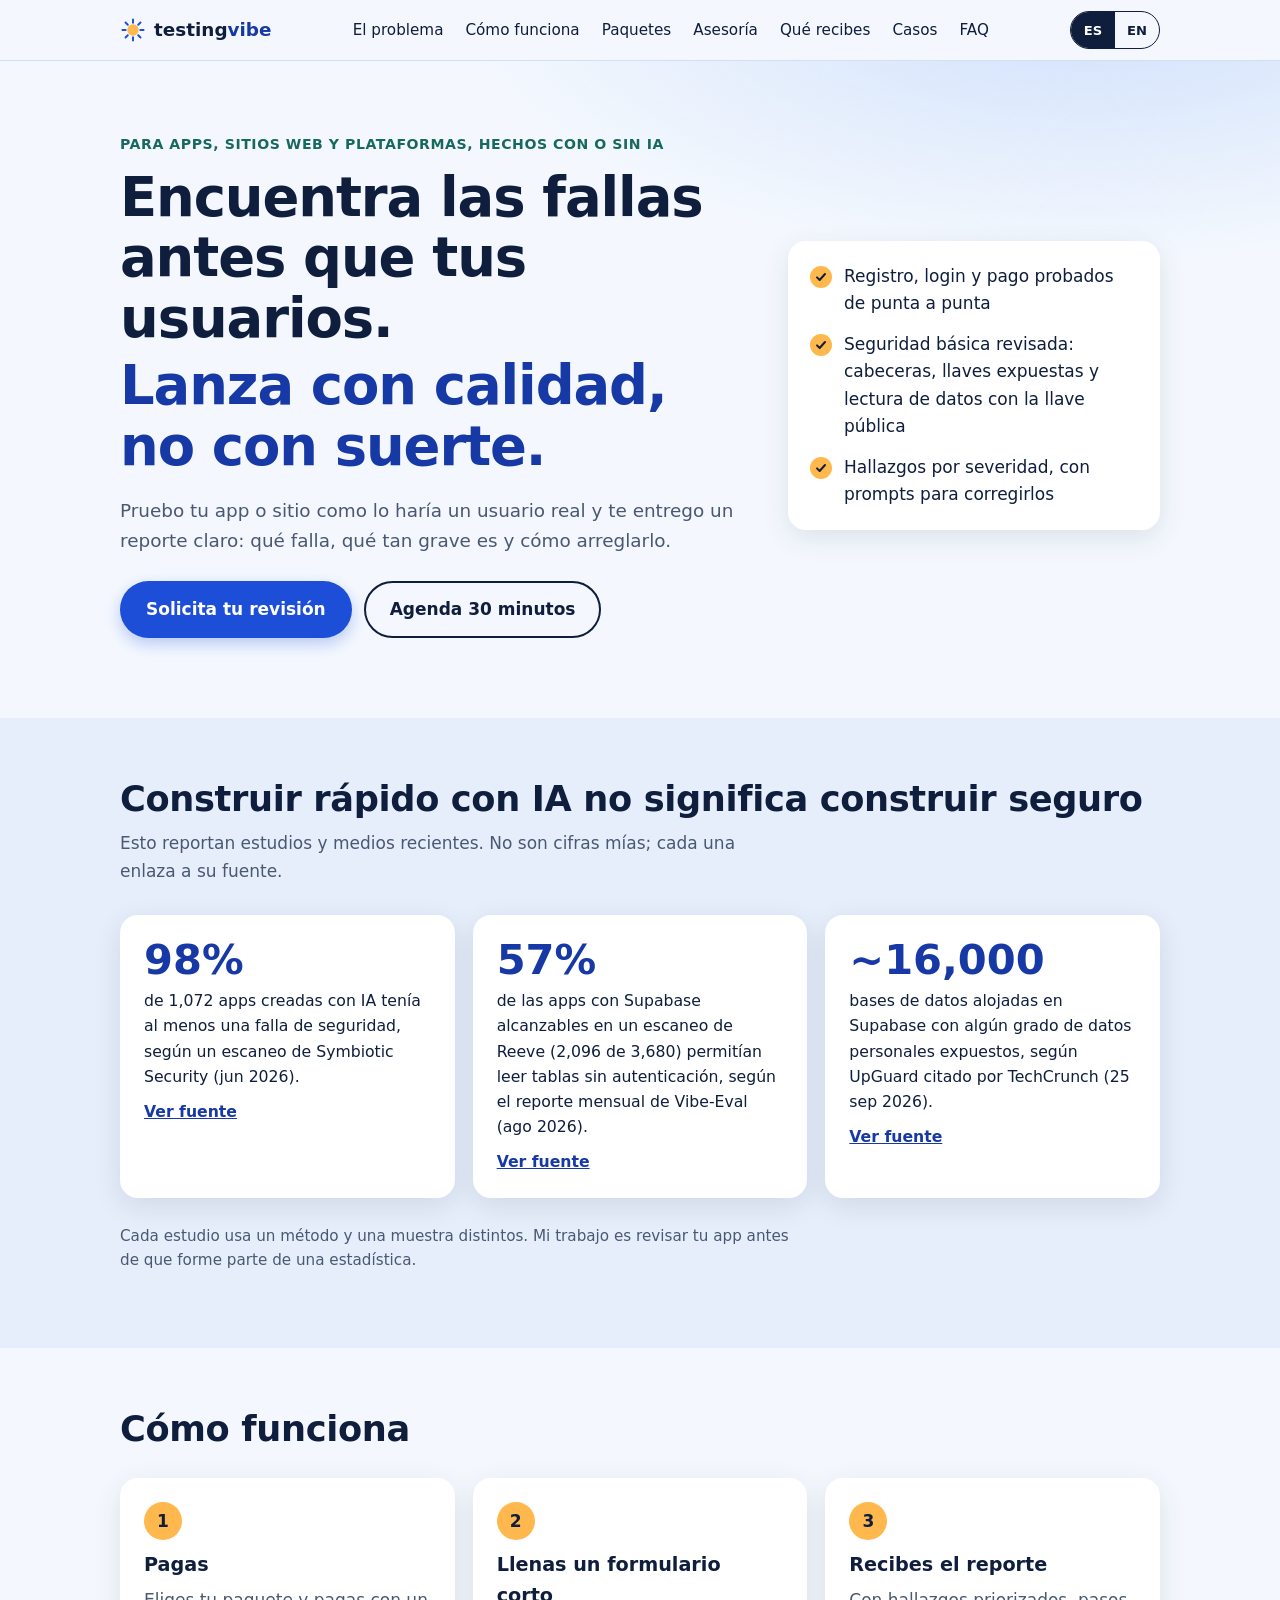
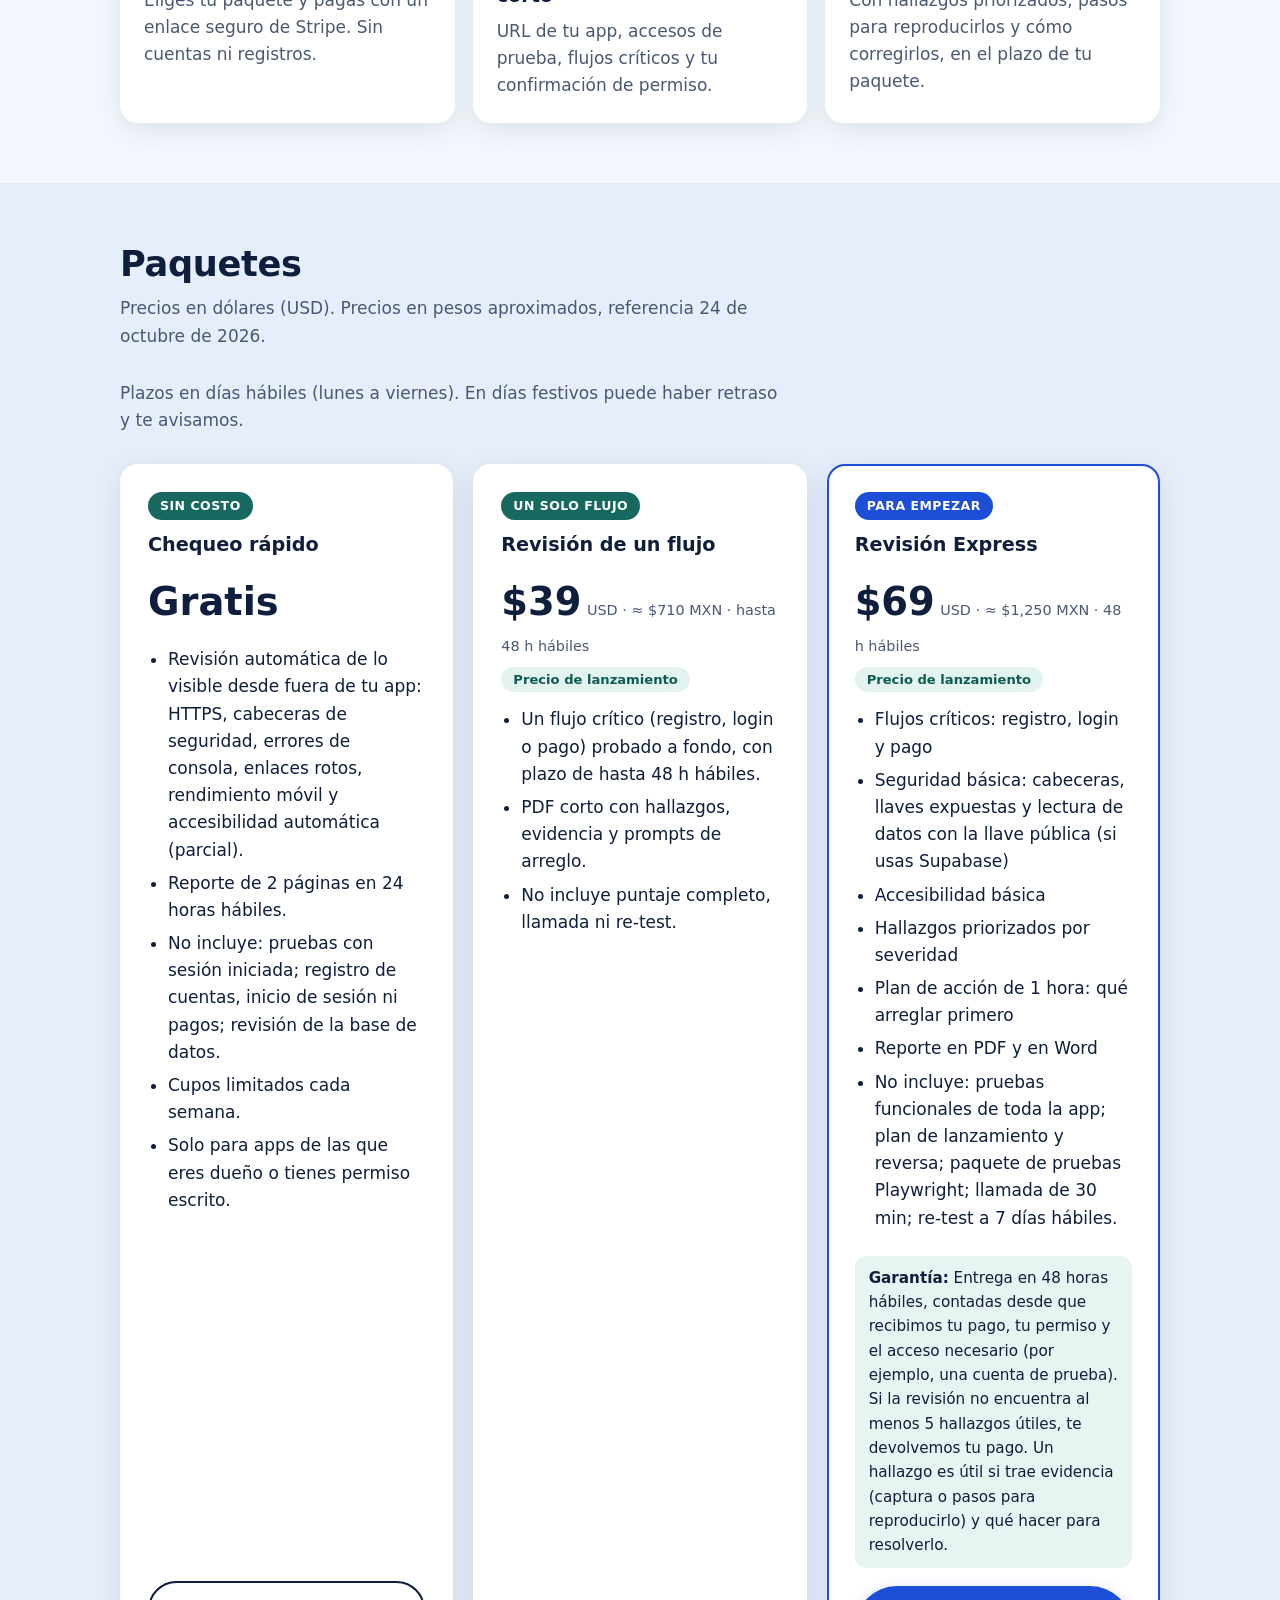
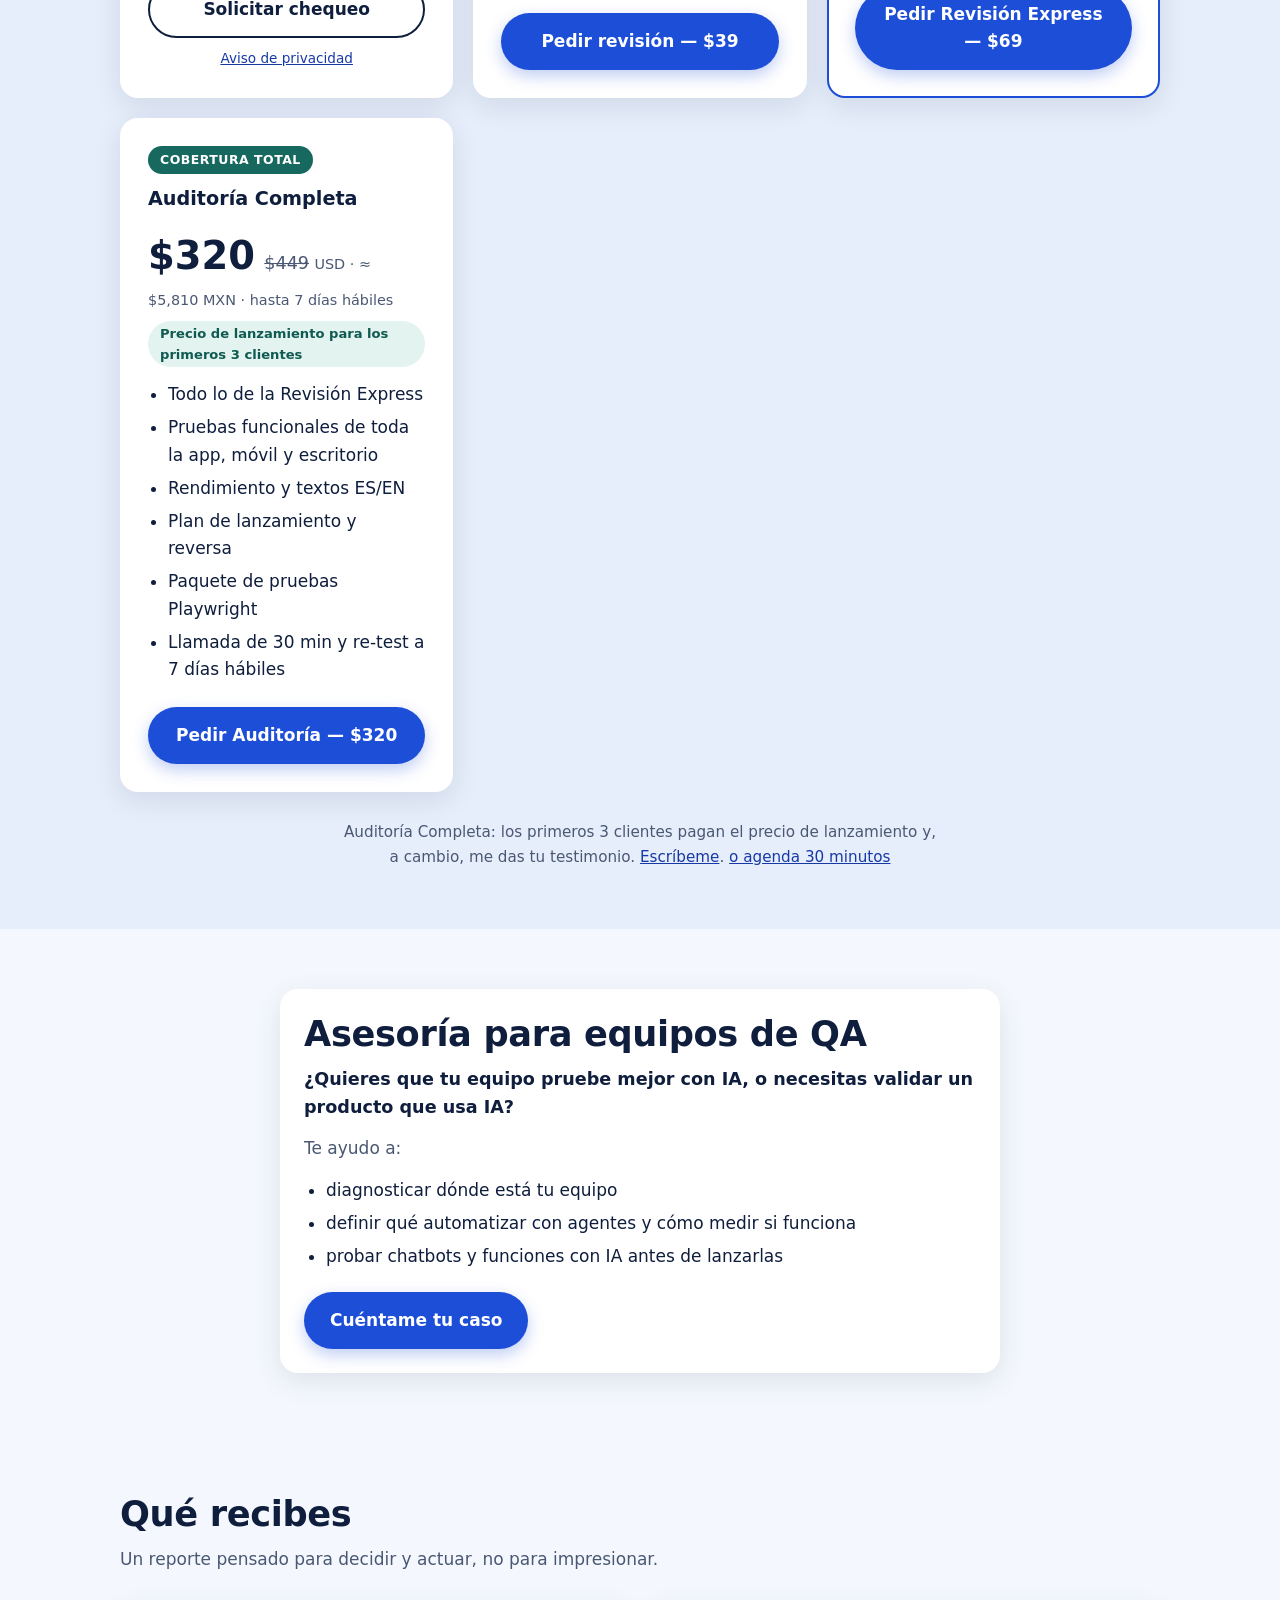
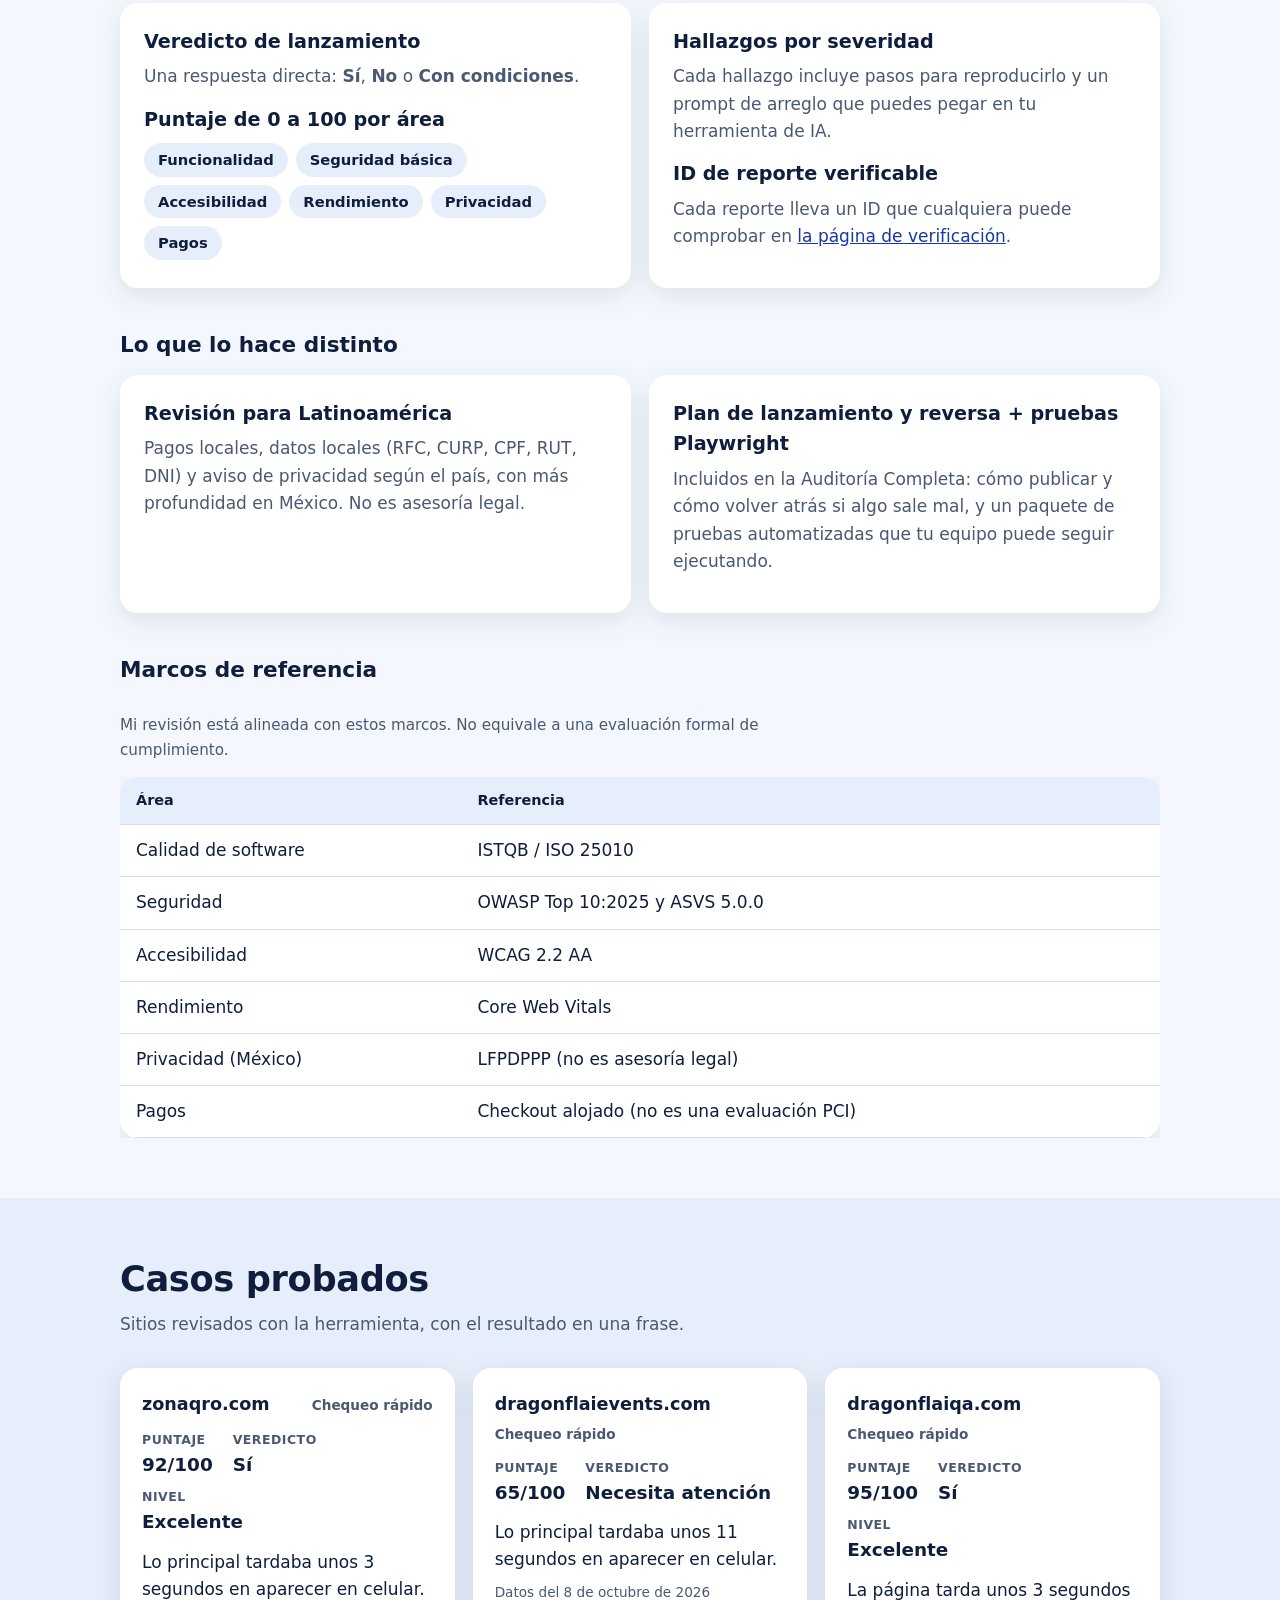
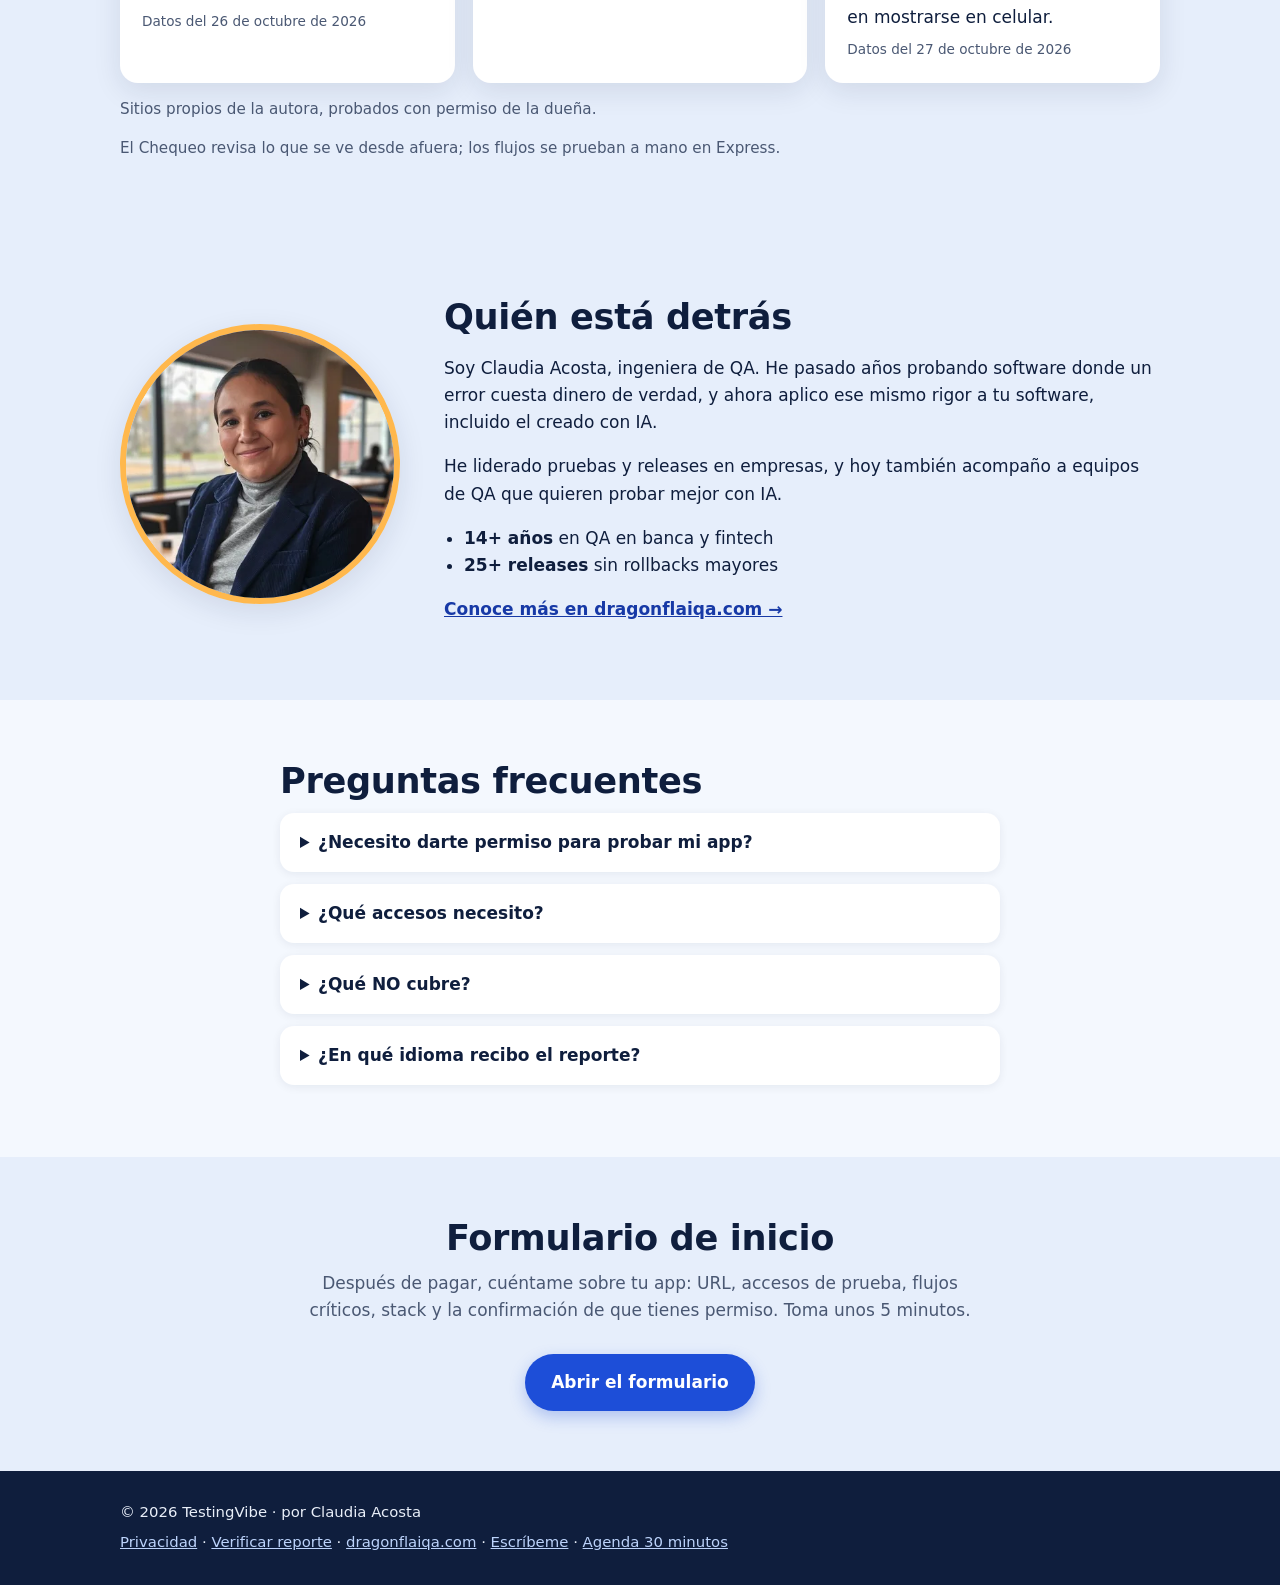
<file: index.html>
<!doctype html>
<html lang="es">
<head>
<meta charset="utf-8">
<meta name="viewport" content="width=device-width, initial-scale=1">
<title data-i18n="meta.title">TestingVibe — Encuentra las fallas antes que tus usuarios</title>
<meta name="description" content="Pruebas y aseguramiento de calidad para software moderno, con rigor de banca. Revisión de QA para apps, sitios web y plataformas, con o sin IA." data-i18n-attr="content:meta.desc">
<link rel="canonical" href="https://testingvibe.com/">
<meta name="theme-color" content="#f4f8fe">
<link rel="icon" href="/favicon.svg" type="image/svg+xml">

<meta property="og:type" content="website">
<meta property="og:site_name" content="TestingVibe">
<meta property="og:url" content="https://testingvibe.com/">
<meta property="og:title" content="TestingVibe — Encuentra las fallas antes que tus usuarios" data-i18n-attr="content:meta.title">
<meta property="og:description" content="Pruebas y aseguramiento de calidad para software moderno, con rigor de banca. Lanza con confianza." data-i18n-attr="content:meta.ogdesc">
<meta property="og:image" content="https://testingvibe.com/img/og-image.png">
<meta property="og:image:width" content="1200">
<meta property="og:image:height" content="630">
<meta property="og:locale" content="es_MX">
<meta property="og:locale:alternate" content="en_US">
<meta name="twitter:card" content="summary_large_image">
<meta name="twitter:image" content="https://testingvibe.com/img/og-image.png">

<script type="application/ld+json">
{
  "@context": "https://schema.org",
  "@type": "ProfessionalService",
  "name": "TestingVibe",
  "url": "https://testingvibe.com/",
  "description": "Pruebas y aseguramiento de calidad para software moderno, con rigor de banca: revisión de apps, sitios web y plataformas, incluidas las creadas con IA (Lovable, Bolt, Cursor + Supabase), con flujos críticos, seguridad básica, accesibilidad, rendimiento y hallazgos priorizados, y asesoría para equipos de QA.",
  "image": "https://testingvibe.com/img/og-image.png",
  "areaServed": "Latin America",
  "availableLanguage": ["es", "en"],
  "priceRange": "$39-$320",
  "founder": {
    "@type": "Person",
    "name": "Claudia Acosta",
    "jobTitle": "QA Engineer",
    "url": "https://dragonflaiqa.com"
  },
  "email": "contacto@testingvibe.com",
  "sameAs": ["https://dragonflaiqa.com"]
}
</script>

<link rel="stylesheet" href="/css/styles.css">
<script src="/js/config.js"></script>
<script src="/js/links.js"></script>
</head>
<body>
<a class="skip" href="#main" data-i18n="a11y.skip">Saltar al contenido</a>

<header class="site-header">
  <div class="wrap bar">
    <a class="logo" href="/" aria-label="TestingVibe">
      <svg width="26" height="26" viewBox="0 0 32 32" aria-hidden="true"><circle cx="16" cy="16" r="7" fill="#ffb84d"/><g stroke="#1d4ed8" stroke-width="2.4" stroke-linecap="round"><path d="M16 3v4M16 25v4M3 16h4M25 16h4M6.8 6.8l2.8 2.8M22.4 22.4l2.8 2.8M25.2 6.8l-2.8 2.8M9.6 22.4l-2.8 2.8"/></g></svg>
      <span>testing<b>vibe</b></span>
    </a>
    <nav class="nav" aria-label="Principal" data-i18n-attr="aria-label:nav.label">
      <a href="#problema" data-i18n="nav.problem">El problema</a>
      <a href="#como" data-i18n="nav.how">Cómo funciona</a>
      <a href="#paquetes" data-i18n="nav.pricing">Paquetes</a>
      <a href="#asesoria" data-i18n="nav.advice">Asesoría</a>
      <a href="#recibes" data-i18n="nav.receive">Qué recibes</a>
      <a href="#casos" data-i18n="nav.cases">Casos</a>
      <a href="#faq" data-i18n="nav.faq">FAQ</a>
      <!-- BLOG: fuera de la publicación (ver _borradores/). Para volver: publicar artículos reales y restaurar este enlace.
      <a href="/blog/" class="flag flag-blog" data-i18n="nav.blog">Blog</a>
      -->
    </nav>
    <div class="lang" role="group" aria-label="Idioma" data-i18n-attr="aria-label:lang.label">
      <button type="button" data-lang="es" aria-pressed="true">ES</button>
      <button type="button" data-lang="en" aria-pressed="false">EN</button>
    </div>
  </div>
</header>

<main id="main">

<!-- 1. HERO -->
<section class="hero">
  <div class="wrap hero-grid">
    <div>
      <p class="eyebrow" data-i18n="hero.eyebrow">Para apps, sitios web y plataformas, hechos con o sin IA</p>
      <h1><span data-i18n="hero.h1a">Encuentra las fallas antes que tus usuarios.</span> <em data-i18n="hero.h1b">Lanza con calidad, no con suerte.</em></h1>
      <p class="lead" data-i18n="hero.lead">Pruebo tu app o sitio como lo haría un usuario real y te entrego un reporte claro: qué falla, qué tan grave es y cómo arreglarlo.</p>
      <div class="cta-row">
        <a class="btn btn-primary" href="#paquetes" data-i18n="hero.cta1">Solicita tu revisión</a>
        <a class="btn btn-ghost" href="https://calendly.com/clauliz-acosta/30min" data-calendly rel="noopener" data-i18n="hero.cta2">Agenda 30 minutos</a>
      </div>
    </div>
    <ul class="hero-points" aria-label="Qué incluye" data-i18n-attr="aria-label:hero.pointsLabel">
      <li data-i18n="hero.p1">Registro, login y pago probados de punta a punta</li>
      <li data-i18n="hero.p2">Seguridad básica revisada: cabeceras, llaves expuestas y lectura de datos con la llave pública</li>
      <li data-i18n="hero.p3">Hallazgos por severidad, con prompts para corregirlos</li>
    </ul>
  </div>
</section>

<!-- 2. EL PROBLEMA -->
<section id="problema" class="section alt">
  <div class="wrap">
    <h2 data-i18n="problem.h2">Construir rápido con IA no significa construir seguro</h2>
    <p class="sub" data-i18n="problem.sub">Esto reportan estudios y medios recientes. No son cifras mías; cada una enlaza a su fuente.</p>
    <div class="stats">
      <figure class="stat">
        <p class="num">98%</p>
        <figcaption>
          <span data-i18n="problem.s1">de 1,072 apps creadas con IA tenía al menos una falla de seguridad, según un escaneo de Symbiotic Security (jun 2026).</span>
          <a href="https://www.symbioticsec.ai/blog/we-scanned-1-072-vibe-coded-apps-98-had-security-flaws" target="_blank" rel="noopener" data-i18n="problem.src">Ver fuente</a>
        </figcaption>
      </figure>
      <figure class="stat">
        <p class="num">57%</p>
        <figcaption>
          <span data-i18n="problem.s2">de las apps con Supabase alcanzables en un escaneo de Reeve (2,096 de 3,680) permitían leer tablas sin autenticación, según el reporte mensual de Vibe-Eval (ago 2026).</span>
          <a href="https://vibe-eval.com/updates/vibe-coding-security-monthly-aug-2026/" target="_blank" rel="noopener" data-i18n="problem.src">Ver fuente</a>
        </figcaption>
      </figure>
      <figure class="stat">
        <p class="num">~16,000</p>
        <figcaption>
          <span data-i18n="problem.s3">bases de datos alojadas en Supabase con algún grado de datos personales expuestos, según UpGuard citado por TechCrunch (25 sep 2026).</span>
          <a href="https://techcrunch.com/2026/09/25/some-supabase-customers-are-publicly-exposing-reams-of-peoples-data-to-the-web/" target="_blank" rel="noopener" data-i18n="problem.src">Ver fuente</a>
        </figcaption>
      </figure>
    </div>
    <p class="note" data-i18n="problem.note">Cada estudio usa un método y una muestra distintos. Mi trabajo es revisar tu app antes de que forme parte de una estadística.</p>
  </div>
</section>

<!-- 3. CÓMO FUNCIONA -->
<section id="como" class="section">
  <div class="wrap">
    <h2 data-i18n="how.h2">Cómo funciona</h2>
    <ol class="steps">
      <li><span class="n">1</span><h3 data-i18n="how.t1">Pagas</h3><p data-i18n="how.d1">Eliges tu paquete y pagas con un enlace seguro de Stripe. Sin cuentas ni registros.</p></li>
      <li><span class="n">2</span><h3 data-i18n="how.t2">Llenas un formulario corto</h3><p data-i18n="how.d2">URL de tu app, accesos de prueba, flujos críticos y tu confirmación de permiso.</p></li>
      <li><span class="n">3</span><h3 data-i18n="how.t3">Recibes el reporte</h3><p data-i18n="how.d3">Con hallazgos priorizados, pasos para reproducirlos y cómo corregirlos, en el plazo de tu paquete.</p></li>
    </ol>
  </div>
</section>

<!-- 4. PAQUETES -->
<section id="paquetes" class="section alt">
  <div class="wrap">
    <h2 data-i18n="pricing.h2">Paquetes</h2>
    <p class="sub" data-i18n="pricing.sub">Precios en dólares (USD). Precios en pesos aproximados, referencia 24 de octubre de 2026.</p>
    <p class="sub" data-i18n="pricing.plazos">Plazos en días hábiles (lunes a viernes). En días festivos puede haber retraso y te avisamos.</p>
    <div class="cards">

      <article id="chequeo" class="card">
        <p class="badge muted" data-i18n="pricing.ch.badge">Sin costo</p>
        <h3 data-i18n="pricing.ch.name">Chequeo rápido</h3>
        <p class="price"><span data-i18n="pricing.free">Gratis</span></p>
        <ul>
          <li data-i18n="pricing.ch.l1">Revisión automática de lo visible desde fuera de tu app: HTTPS, cabeceras de seguridad, errores de consola, enlaces rotos, rendimiento móvil y accesibilidad automática (parcial).</li>
          <li data-i18n="pricing.ch.l2">Reporte de 2 páginas en 24 horas hábiles.</li>
          <li data-i18n="pricing.ch.l3">No incluye: pruebas con sesión iniciada; registro de cuentas, inicio de sesión ni pagos; revisión de la base de datos.</li>
          <li data-i18n="pricing.ch.l4">Cupos limitados cada semana.</li>
          <li data-i18n="pricing.ch.l5">Solo para apps de las que eres dueño o tienes permiso escrito.</li>
        </ul>
        <a class="btn btn-ghost" href="https://tally.so/r/xXeyyE" data-tally="chequeo" rel="noopener" data-i18n="pricing.ch.cta">Solicitar chequeo</a>
        <p class="fine"><a href="/privacidad.html" data-i18n="pricing.ch.priv">Aviso de privacidad</a></p>
      </article>

      <article id="flujo" class="card">
        <p class="badge muted" data-i18n="pricing.fl.badge">Un solo flujo</p>
        <h3 data-i18n="pricing.fl.name">Revisión de un flujo</h3>
        <p class="price"><span>$39</span> <small data-i18n="pricing.fl.unit">USD · ≈ $710 MXN · hasta 48 h hábiles</small></p>
        <p class="launch" data-i18n="pricing.launch">Precio de lanzamiento</p>
        <ul>
          <li data-i18n="pricing.fl.l1">Un flujo crítico (registro, login o pago) probado a fondo, con plazo de hasta 48 h hábiles.</li>
          <li data-i18n="pricing.fl.l2">PDF corto con hallazgos, evidencia y prompts de arreglo.</li>
          <li data-i18n="pricing.fl.l3">No incluye puntaje completo, llamada ni re-test.</li>
        </ul>
        <a class="btn btn-primary" href="mailto:contacto@testingvibe.com" data-pay="flujo" data-i18n="pricing.fl.cta">Pedir revisión — $39</a>
      </article>

      <article id="express" class="card featured">
        <p class="badge" data-i18n="pricing.ex.badge">Para empezar</p>
        <h3 data-i18n="pricing.ex.name">Revisión Express</h3>
        <p class="price"><span>$69</span> <small data-i18n="pricing.ex.unit">USD · ≈ $1,250 MXN · 48 h hábiles</small></p>
        <p class="launch" data-i18n="pricing.launch">Precio de lanzamiento</p>
        <ul>
          <li data-i18n="pricing.ex.l1">Flujos críticos: registro, login y pago</li>
          <li data-i18n="pricing.ex.l2">Seguridad básica: cabeceras, llaves expuestas y lectura de datos con la llave pública (si usas Supabase)</li>
          <li data-i18n="pricing.ex.l3">Accesibilidad básica</li>
          <li data-i18n="pricing.ex.l4">Hallazgos priorizados por severidad</li>
          <li data-i18n="pricing.ex.l5">Plan de acción de 1 hora: qué arreglar primero</li>
          <li data-i18n="pricing.ex.l6">Reporte en PDF y en Word</li>
          <li data-i18n="pricing.ex.l7">No incluye: pruebas funcionales de toda la app; plan de lanzamiento y reversa; paquete de pruebas Playwright; llamada de 30 min; re-test a 7 días hábiles.</li>
        </ul>
        <p class="guarantee" data-i18n="pricing.ex.guar"><strong>Garantía:</strong> Entrega en 48 horas hábiles, contadas desde que recibimos tu pago, tu permiso y el acceso necesario (por ejemplo, una cuenta de prueba). Si la revisión no encuentra al menos 5 hallazgos útiles, te devolvemos tu pago. Un hallazgo es útil si trae evidencia (captura o pasos para reproducirlo) y qué hacer para resolverlo.</p>
        <a class="btn btn-primary" href="mailto:contacto@testingvibe.com" data-pay="express" data-i18n="pricing.ex.cta">Pedir Revisión Express — $69</a>
      </article>

      <article id="auditoria" class="card">
        <p class="badge muted" data-i18n="pricing.au.badge">Cobertura total</p>
        <h3 data-i18n="pricing.au.name">Auditoría Completa</h3>
        <p class="price"><span>$320</span> <s>$449</s> <small data-i18n="pricing.au.unit">USD · ≈ $5,810 MXN · hasta 7 días hábiles</small></p>
        <p class="launch" data-i18n="pricing.au.launch">Precio de lanzamiento para los primeros 3 clientes</p>
        <ul>
          <li data-i18n="pricing.au.l1">Todo lo de la Revisión Express</li>
          <li data-i18n="pricing.au.l2">Pruebas funcionales de toda la app, móvil y escritorio</li>
          <li data-i18n="pricing.au.l3">Rendimiento y textos ES/EN</li>
          <li data-i18n="pricing.au.l4">Plan de lanzamiento y reversa</li>
          <li data-i18n="pricing.au.l5">Paquete de pruebas Playwright</li>
          <li data-i18n="pricing.au.l6">Llamada de 30 min y re-test a 7 días hábiles</li>
        </ul>
        <a class="btn btn-primary" href="mailto:contacto@testingvibe.com" data-pay="auditoria" data-i18n="pricing.au.cta">Pedir Auditoría — $320</a>
      </article>

      <!-- MENSUAL $199: OCULTO (por ahora no se ofrece; sin entrega definida). Para mostrarlo: quitar este comentario y el de su enlace de pago en js/links.js.
      <article id="mensual" class="card">
        <p class="badge muted" data-i18n="pricing.me.badge">Continuo</p>
        <h3 data-i18n="pricing.me.name">Acompañamiento mensual</h3>
        <p class="price"><span>$199</span> <s>$249</s> <small data-i18n="pricing.me.unit">USD / mes · ≈ $3,610 MXN/mes</small></p>
        <p class="launch" data-i18n="pricing.launch">Precio de lanzamiento</p>
        <ul>
          <li data-i18n="pricing.me.l1">Revisión de cada release antes de publicar (hasta 4 al mes)</li>
          <li data-i18n="pricing.me.l2">Regresión</li>
          <li data-i18n="pricing.me.l3">Reporte por release</li>
          <li data-i18n="pricing.me.l4">Tope: hasta 4 horas al mes</li>
        </ul>
        <a class="btn btn-primary" href="mailto:contacto@testingvibe.com" data-pay="mensual" data-i18n="pricing.me.cta">Suscribirme — $199/mes</a>
      </article>
      -->

      <!-- CHECKLIST $19: OCULTO hasta que exista el PDF y su contenido real (no se puede comprar mientras tanto).
           Para activarlo: escribir la lista del contenido, quitar este comentario y poner SHOW_CHECKLIST en true (js/config.js).
      <article id="checklist" class="card flag flag-checklist">
        <p class="badge muted" data-i18n="pricing.ck.badge">Hazlo tú</p>
        <h3 data-i18n="pricing.ck.name">Checklist pre-lanzamiento</h3>
        <p class="price"><span>$19</span> <small data-i18n="pricing.ck.unit">USD · ≈ $350 MXN</small></p>
        <ul>
          <li>[PENDIENTE: formato y contenido del checklist]</li>
        </ul>
        <a class="btn btn-primary" href="mailto:contacto@testingvibe.com" data-pay="checklist" data-i18n="pricing.ck.cta">Comprar checklist — $19</a>
      </article>
      -->

    </div>
    <p class="cases"><span data-i18n="pricing.cases">Auditoría Completa: los primeros 3 clientes pagan el precio de lanzamiento y, a cambio, me das tu testimonio.</span> <a href="mailto:contacto@testingvibe.com" data-mail data-i18n="pricing.casesMail">Escríbeme</a>. <a class="alt" href="https://calendly.com/clauliz-acosta/30min" data-calendly rel="noopener" data-i18n="pricing.casesCal">o agenda 30 minutos</a></p>
    <p class="sample flag flag-sample">
      <a class="btn btn-ghost" href="/muestra.pdf" data-sample target="_blank" rel="noopener" data-i18n="pricing.sample">Descargar reporte de muestra (PDF)</a>
    </p>
  </div>
</section>

<!-- ASESORÍA PARA EQUIPOS (sin precios ni paquetes: el botón lleva a la agenda de 30 minutos) -->
<section id="asesoria" class="section">
  <div class="wrap narrow">
    <div class="panel advisory">
      <h2 data-i18n="adv.h2">Asesoría para equipos de QA</h2>
      <p class="adv-lead" data-i18n="adv.lead">¿Quieres que tu equipo pruebe mejor con IA, o necesitas validar un producto que usa IA?</p>
      <p data-i18n="adv.p">Te ayudo a:</p>
      <ul class="advisory-list">
        <li data-i18n="adv.l1">diagnosticar dónde está tu equipo</li>
        <li data-i18n="adv.l2">definir qué automatizar con agentes y cómo medir si funciona</li>
        <li data-i18n="adv.l3">probar chatbots y funciones con IA antes de lanzarlas</li>
      </ul>
      <a class="btn btn-primary" href="https://calendly.com/clauliz-acosta/30min" data-calendly rel="noopener" data-i18n="adv.cta">Cuéntame tu caso</a>
    </div>
  </div>
</section>

<!-- 5. QUÉ RECIBES -->
<section id="recibes" class="section">
  <div class="wrap">
    <h2 data-i18n="rec.h2">Qué recibes</h2>
    <p class="sub" data-i18n="rec.sub">Un reporte pensado para decidir y actuar, no para impresionar.</p>
    <div class="grid2">
      <div class="panel">
        <h3 data-i18n="rec.verdict.h">Veredicto de lanzamiento</h3>
        <p data-i18n="rec.verdict.p">Una respuesta directa: <strong>Sí</strong>, <strong>No</strong> o <strong>Con condiciones</strong>.</p>
        <h3 data-i18n="rec.score.h">Puntaje de 0 a 100 por área</h3>
        <ul class="chips">
          <li data-i18n="rec.a1">Funcionalidad</li>
          <li data-i18n="rec.a2">Seguridad básica</li>
          <li data-i18n="rec.a3">Accesibilidad</li>
          <li data-i18n="rec.a4">Rendimiento</li>
          <li data-i18n="rec.a5">Privacidad</li>
          <li data-i18n="rec.a6">Pagos</li>
        </ul>
      </div>
      <div class="panel">
        <h3 data-i18n="rec.find.h">Hallazgos por severidad</h3>
        <p data-i18n="rec.find.p">Cada hallazgo incluye pasos para reproducirlo y un prompt de arreglo que puedes pegar en tu herramienta de IA.</p>
        <h3 data-i18n="rec.id.h">ID de reporte verificable</h3>
        <p><span data-i18n="rec.id.p">Cada reporte lleva un ID que cualquiera puede comprobar en</span> <a href="/verificar.html" data-i18n="rec.id.link">la página de verificación</a>.</p>
      </div>
    </div>

    <h3 class="sect-h" data-i18n="rec.diff.h">Lo que lo hace distinto</h3>
    <div class="grid2">
      <div class="panel">
        <h3 data-i18n="rec.la.h">Revisión para Latinoamérica</h3>
        <p data-i18n="rec.la.p">Pagos locales, datos locales (RFC, CURP, CPF, RUT, DNI) y aviso de privacidad según el país, con más profundidad en México. No es asesoría legal.</p>
      </div>
      <div class="panel">
        <h3 data-i18n="rec.plan.h">Plan de lanzamiento y reversa + pruebas Playwright</h3>
        <p data-i18n="rec.plan.p">Incluidos en la Auditoría Completa: cómo publicar y cómo volver atrás si algo sale mal, y un paquete de pruebas automatizadas que tu equipo puede seguir ejecutando.</p>
      </div>
      <!-- SELLO VERIFICABLE: OCULTO hasta tener la descripción real y 3 clientes. Para activarlo: escribir la descripción,
           quitar este comentario y poner SHOW_SEAL en true (js/config.js).
      <div class="panel flag flag-seal">
        <h3 data-i18n="rec.seal.h">Sello verificable</h3>
        <p data-i18n="rec.seal.p">[PENDIENTE: descripción del sello]</p>
      </div>
      -->
    </div>

    <h3 class="sect-h" data-i18n="rec.fw.h">Marcos de referencia</h3>
    <p class="note" data-i18n="rec.fw.p">Mi revisión está alineada con estos marcos. No equivale a una evaluación formal de cumplimiento.</p>
    <div class="table-wrap">
      <table class="fw">
        <thead><tr><th data-i18n="rec.fw.c1">Área</th><th data-i18n="rec.fw.c2">Referencia</th></tr></thead>
        <tbody>
          <tr><td data-i18n="rec.fw.r1a">Calidad de software</td><td>ISTQB / ISO 25010</td></tr>
          <tr><td data-i18n="rec.fw.r2a">Seguridad</td><td data-i18n="rec.fw.r2b">OWASP Top 10:2025 y ASVS 5.0.0</td></tr>
          <tr><td data-i18n="rec.fw.r3a">Accesibilidad</td><td>WCAG 2.2 AA</td></tr>
          <tr><td data-i18n="rec.fw.r4a">Rendimiento</td><td>Core Web Vitals</td></tr>
          <tr><td data-i18n="rec.fw.r5a">Privacidad (México)</td><td data-i18n="rec.fw.r5b">LFPDPPP (no es asesoría legal)</td></tr>
          <tr><td data-i18n="rec.fw.r6a">Pagos</td><td data-i18n="rec.fw.r6b">Checkout alojado (no es una evaluación PCI)</td></tr>
        </tbody>
      </table>
    </div>
  </div>
</section>

<!-- 5b. CASOS PROBADOS (datos en data/casos.json) -->
<section id="casos" class="section alt">
  <div class="wrap">
    <h2 data-i18n="cases.h2">Casos probados</h2>
    <p class="sub" data-i18n="cases.sub">Sitios revisados con la herramienta, con el resultado en una frase.</p>
    <div id="casos-lista" class="casos"></div>
    <noscript><p class="note" data-i18n="cases.nojs">Activa JavaScript para ver los casos.</p></noscript>
    <p class="note" data-i18n="cases.own">Sitios propios de la autora, probados con permiso de la dueña.</p>
    <p class="note" data-i18n="cases.scope">El Chequeo revisa lo que se ve desde afuera; los flujos se prueban a mano en Express.</p>
  </div>
</section>

<!-- TESTIMONIOS: OCULTOS hasta tener testimonios reales (con permiso de quien los da). Para activarlos: poner los textos reales,
     quitar este comentario y poner SHOW_TESTIMONIALS en true (js/config.js).
<section id="testimonios" class="section flag flag-testimonials">
  <div class="wrap">
    <h2 data-i18n="testi.h2">Lo que dicen quienes ya lanzaron</h2>
    <div class="cards">
      <blockquote class="card">[PENDIENTE: testimonio 1 — nombre, rol, app]</blockquote>
      <blockquote class="card">[PENDIENTE: testimonio 2 — nombre, rol, app]</blockquote>
      <blockquote class="card">[PENDIENTE: testimonio 3 — nombre, rol, app]</blockquote>
    </div>
  </div>
</section>
-->

<!-- 7. QUIÉN ESTÁ DETRÁS -->
<section id="quien" class="section alt">
  <div class="wrap about">
    <picture>
      <source type="image/webp" srcset="/img/claudia-acosta-400.webp 400w, /img/claudia-acosta-800.webp 800w" sizes="(min-width:760px) 280px, 200px">
      <img src="/img/claudia-acosta-800.jpg" alt="Claudia Acosta" width="800" height="800" loading="lazy" decoding="async" data-i18n-attr="alt:about.alt">
    </picture>
    <div>
      <h2 data-i18n="about.h2">Quién está detrás</h2>
      <p data-i18n="about.p1">Soy Claudia Acosta, ingeniera de QA. He pasado años probando software donde un error cuesta dinero de verdad, y ahora aplico ese mismo rigor a tu software, incluido el creado con IA.</p>
      <p data-i18n="about.p2">He liderado pruebas y releases en empresas, y hoy también acompaño a equipos de QA que quieren probar mejor con IA.</p>
      <ul class="facts">
        <li data-i18n="about.f1"><strong>14+ años</strong> en QA en banca y fintech</li>
        <li data-i18n="about.f2"><strong>25+ releases</strong> sin rollbacks mayores</li>
      </ul>
      <p><a class="link" href="https://dragonflaiqa.com" target="_blank" rel="noopener" data-i18n="about.link">Conoce más en dragonflaiqa.com →</a></p>
    </div>
  </div>
</section>

<!-- 8. FAQ -->
<section id="faq" class="section">
  <div class="wrap narrow">
    <h2 data-i18n="faq.h2">Preguntas frecuentes</h2>
    <details>
      <summary data-i18n="faq.q1">¿Necesito darte permiso para probar mi app?</summary>
      <p data-i18n="faq.a1">Sí. Solo reviso apps con autorización escrita de su dueño. En el formulario confirmas que la tienes, y si la app es de un tercero (por ejemplo, de tu cliente), te pediré su autorización por escrito.</p>
    </details>
    <details>
      <summary data-i18n="faq.q2">¿Qué accesos necesito?</summary>
      <p data-i18n="faq.a2">La URL de tu app y cuentas de prueba (idealmente una por cada rol). No necesito tu código ni contraseñas reales de producción: usa cuentas de prueba, nunca datos de clientes reales.</p>
    </details>
    <details>
      <summary data-i18n="faq.q3">¿Qué NO cubre?</summary>
      <p data-i18n="faq.a3">No es un pentest ni un dictamen formal de seguridad o cumplimiento, y no garantiza la ausencia de fallas. Es una revisión de QA enfocada en los fallos más comunes de apps y sitios web, incluidas las creadas con IA; reduce el riesgo, no lo elimina. Tampoco es asesoría legal.</p>
    </details>
    <details>
      <summary data-i18n="faq.q4">¿En qué idioma recibo el reporte?</summary>
      <p data-i18n="faq.a4">En español o en inglés, el que prefieras. Lo indicas en el formulario.</p>
    </details>
  </div>
</section>

<!-- 9. INTAKE -->
<section id="intake" class="section alt">
  <div class="wrap narrow center">
    <h2 data-i18n="intake.h2">Formulario de inicio</h2>
    <p class="sub" data-i18n="intake.sub">Después de pagar, cuéntame sobre tu app: URL, accesos de prueba, flujos críticos, stack y la confirmación de que tienes permiso. Toma unos 5 minutos.</p>
    <a class="btn btn-primary" href="https://tally.so/r/ob429x" data-tally="intake" target="_blank" rel="noopener" data-i18n="intake.cta">Abrir el formulario</a>
  </div>
</section>

</main>

<footer class="site-footer">
  <div class="wrap foot">
    <p>© <span id="year">2026</span> TestingVibe · <span data-i18n="foot.by">por Claudia Acosta</span></p>
    <p><a href="/privacidad.html" data-i18n="foot.privacy">Privacidad</a> · <a href="/verificar.html" data-i18n="foot.verify">Verificar reporte</a> · <a href="https://dragonflaiqa.com" target="_blank" rel="noopener">dragonflaiqa.com</a> · <a href="mailto:contacto@testingvibe.com" data-mail data-i18n="foot.contact">Escríbeme</a> · <a href="https://calendly.com/clauliz-acosta/30min" data-calendly rel="noopener" data-i18n="hero.cta2">Agenda 30 minutos</a></p>
  </div>
</footer>

<script src="/js/i18n.js" defer></script>
<script src="/js/main.js" defer></script>
<script src="/js/casos.js" defer></script>
</body>
</html>
</file>
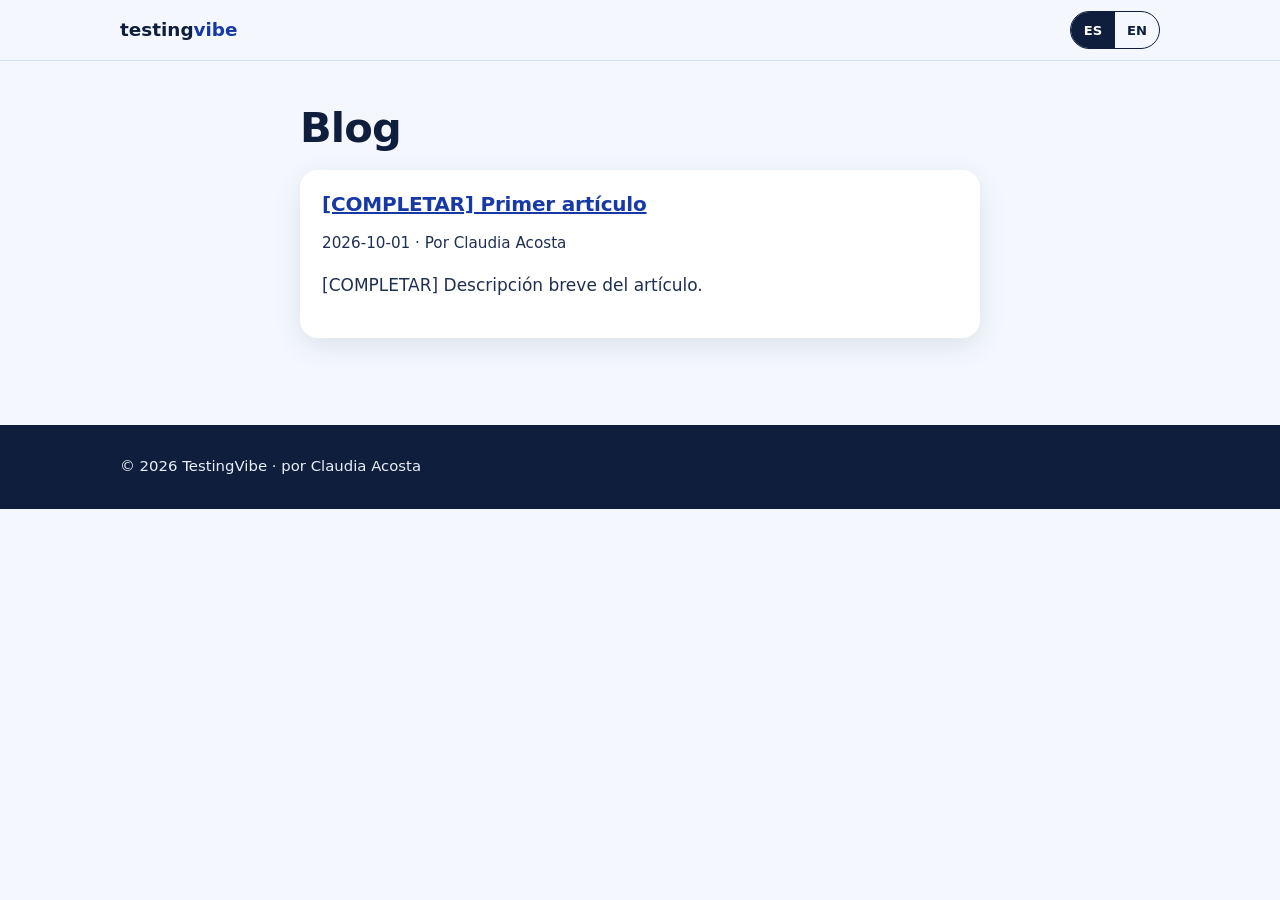
<file: blog/index.html>
<!doctype html>
<html lang="es">
<head>
<meta charset="utf-8">
<meta name="viewport" content="width=device-width, initial-scale=1">
<title>Blog — TestingVibe</title>
<meta name="description" content="Artículos sobre QA y seguridad básica para apps creadas con IA.">
<meta name="robots" content="noindex"><!-- quitar cuando SHOW_BLOG = true y haya artículos reales -->
<link rel="canonical" href="https://testingvibe.com/blog/">
<meta property="og:title" content="Blog — TestingVibe">
<meta property="og:description" content="Artículos sobre QA y seguridad básica para apps creadas con IA.">
<meta property="og:image" content="https://testingvibe.com/img/og-image.png">
<link rel="icon" href="/favicon.svg" type="image/svg+xml">
<link rel="stylesheet" href="/css/styles.css">
<script src="/js/config.js"></script>
<script src="/js/links.js"></script>
</head>
<body>
<header class="site-header"><div class="wrap bar">
<a class="logo" href="/" aria-label="TestingVibe"><span>testing<b>vibe</b></span></a>
<div class="lang" role="group" aria-label="Idioma" data-i18n-attr="aria-label:lang.label"><button type="button" data-lang="es" aria-pressed="true">ES</button><button type="button" data-lang="en" aria-pressed="false">EN</button></div>
</div></header>
<main class="page"><div class="wrap prose">
<h1 data-i18n="blog.h1">Blog</h1>
<ul class="post-list">
<li><h2><a href="/blog/ejemplo-borrador/">[COMPLETAR] Primer artículo</a></h2><p class="byline">2026-10-01 · Por Claudia Acosta</p><p>[COMPLETAR] Descripción breve del artículo.</p></li>
</ul>
</div></main>
<footer class="site-footer"><div class="wrap foot"><p>© <span id="year">2026</span> TestingVibe · <span data-i18n="foot.by">por Claudia Acosta</span></p></div></footer>
<script src="/js/i18n.js" defer></script>
<script src="/js/main.js" defer></script>
</body>
</html>
</file>
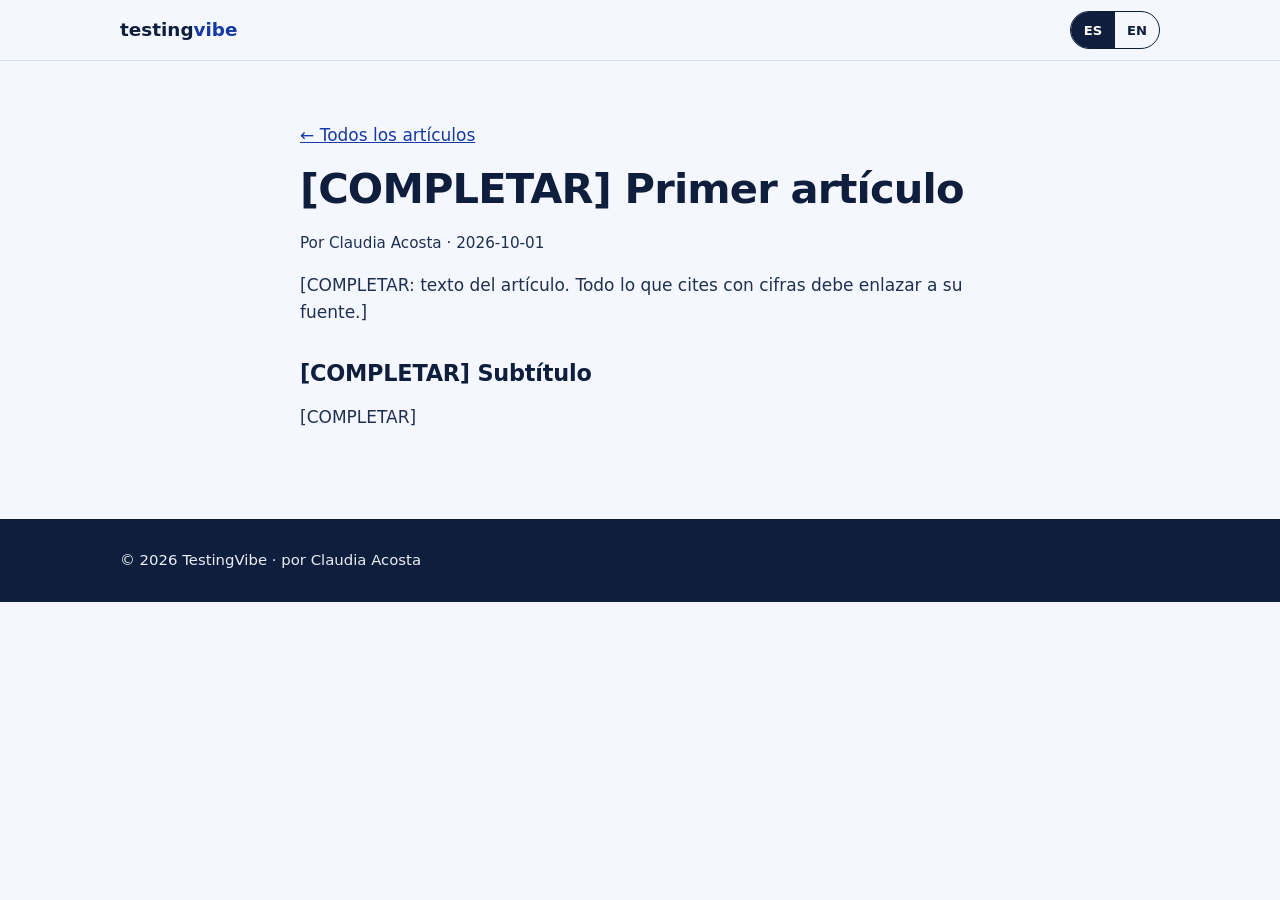
<file: blog/ejemplo-borrador/index.html>
<!doctype html>
<html lang="es">
<head>
<meta charset="utf-8">
<meta name="viewport" content="width=device-width, initial-scale=1">
<title>[COMPLETAR] Primer artículo — TestingVibe</title>
<meta name="description" content="[COMPLETAR] Descripción breve del artículo.">
<meta name="robots" content="noindex"><!-- quitar cuando SHOW_BLOG = true y haya artículos reales -->
<link rel="canonical" href="https://testingvibe.com/blog/ejemplo-borrador/">
<meta property="og:title" content="[COMPLETAR] Primer artículo — TestingVibe">
<meta property="og:description" content="[COMPLETAR] Descripción breve del artículo.">
<meta property="og:image" content="https://testingvibe.com/img/og-image.png">
<link rel="icon" href="/favicon.svg" type="image/svg+xml">
<link rel="stylesheet" href="/css/styles.css">
<script src="/js/config.js"></script>
<script src="/js/links.js"></script>
</head>
<body>
<header class="site-header"><div class="wrap bar">
<a class="logo" href="/" aria-label="TestingVibe"><span>testing<b>vibe</b></span></a>
<div class="lang" role="group" aria-label="Idioma" data-i18n-attr="aria-label:lang.label"><button type="button" data-lang="es" aria-pressed="true">ES</button><button type="button" data-lang="en" aria-pressed="false">EN</button></div>
</div></header>
<main class="page"><div class="wrap prose">
<p><a href="/blog/" data-i18n="blog.back">← Todos los artículos</a></p>
<article>
<h1>[COMPLETAR] Primer artículo</h1>
<p class="byline">Por Claudia Acosta · <time datetime="2026-10-01">2026-10-01</time></p>
<p>[COMPLETAR: texto del artículo. Todo lo que cites con cifras debe enlazar a su fuente.]</p>
<h2>[COMPLETAR] Subtítulo</h2>
<p>[COMPLETAR]</p>
</article>
</div></main>
<footer class="site-footer"><div class="wrap foot"><p>© <span id="year">2026</span> TestingVibe · <span data-i18n="foot.by">por Claudia Acosta</span></p></div></footer>
<script src="/js/i18n.js" defer></script>
<script src="/js/main.js" defer></script>
</body>
</html>
</file>
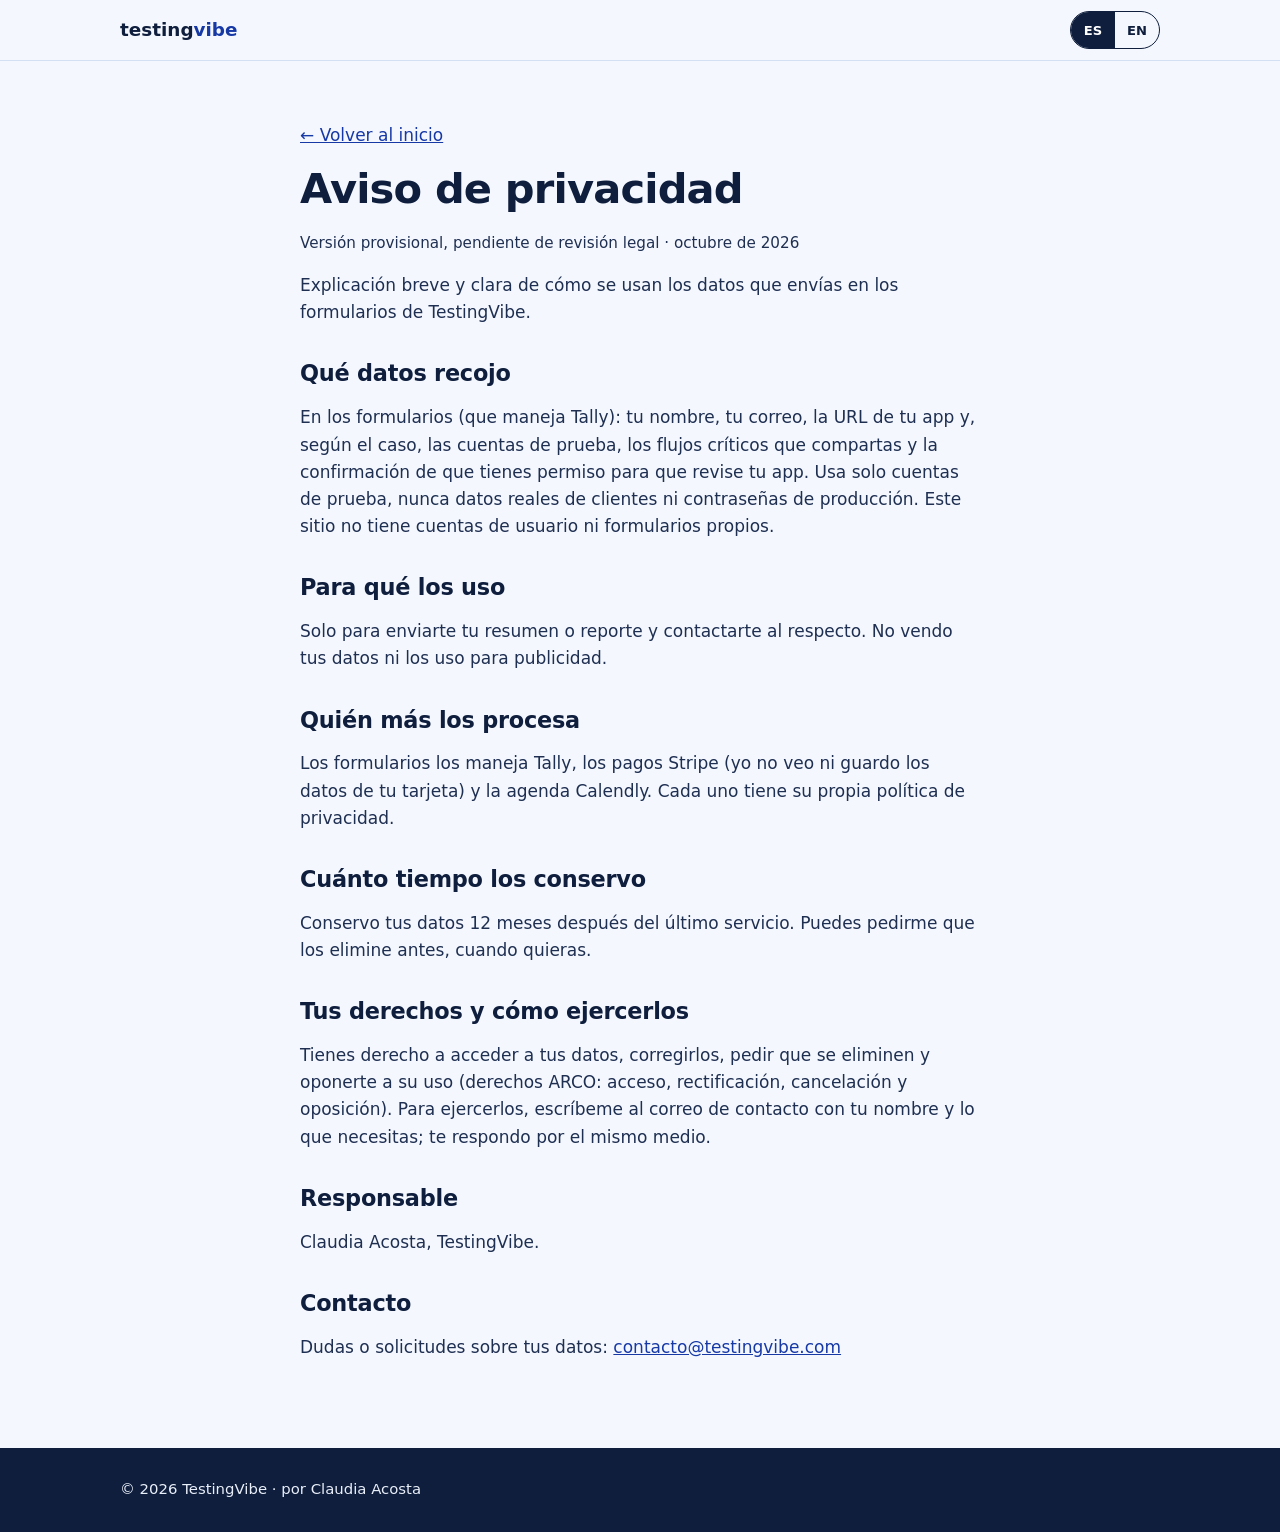
<file: privacidad.html>
<!doctype html>
<html lang="es">
<head>
<meta charset="utf-8">
<meta name="viewport" content="width=device-width, initial-scale=1">
<title data-i18n="priv.title">Aviso de privacidad — TestingVibe</title>
<meta name="description" content="Aviso de privacidad de TestingVibe.">
<meta name="robots" content="noindex"><!-- PENDIENTE: quitar noindex cuando el aviso tenga su revisión legal -->
<link rel="canonical" href="https://testingvibe.com/privacidad.html">
<link rel="icon" href="/favicon.svg" type="image/svg+xml">
<link rel="stylesheet" href="/css/styles.css">
<script src="/js/config.js"></script>
<script src="/js/links.js"></script>
</head>
<body>
<header class="site-header">
  <div class="wrap bar">
    <a class="logo" href="/" aria-label="TestingVibe"><span>testing<b>vibe</b></span></a>
    <div class="lang" role="group" aria-label="Idioma" data-i18n-attr="aria-label:lang.label">
      <button type="button" data-lang="es" aria-pressed="true">ES</button>
      <button type="button" data-lang="en" aria-pressed="false">EN</button>
    </div>
  </div>
</header>
<main class="page">
  <div class="wrap prose">
    <p><a href="/" data-i18n="terms.back">← Volver al inicio</a></p>
    <h1 data-i18n="priv.h1">Aviso de privacidad</h1>
    <p class="byline"><span data-i18n="priv.draft">Versión provisional, pendiente de revisión legal · octubre de 2026</span></p>
    <p data-i18n="priv.intro">Explicación breve y clara de cómo se usan los datos que envías en los formularios de TestingVibe.</p>

    <h2 data-i18n="priv.h.what">Qué datos recojo</h2>
    <p data-i18n="priv.what">En los formularios (que maneja Tally): tu nombre, tu correo, la URL de tu app y, según el caso, las cuentas de prueba, los flujos críticos que compartas y la confirmación de que tienes permiso para que revise tu app. Usa solo cuentas de prueba, nunca datos reales de clientes ni contraseñas de producción. Este sitio no tiene cuentas de usuario ni formularios propios.</p>

    <h2 data-i18n="priv.h.use">Para qué los uso</h2>
    <p data-i18n="priv.use">Solo para enviarte tu resumen o reporte y contactarte al respecto. No vendo tus datos ni los uso para publicidad.</p>

    <h2 data-i18n="priv.h.third">Quién más los procesa</h2>
    <p data-i18n="priv.third">Los formularios los maneja Tally, los pagos Stripe (yo no veo ni guardo los datos de tu tarjeta) y la agenda Calendly. Cada uno tiene su propia política de privacidad.</p>

    <h2 data-i18n="priv.h.keep">Cuánto tiempo los conservo</h2>
    <p data-i18n="priv.keep">Conservo tus datos 12 meses después del último servicio. Puedes pedirme que los elimine antes, cuando quieras.</p>

    <h2 data-i18n="priv.h.rights">Tus derechos y cómo ejercerlos</h2>
    <p data-i18n="priv.rights">Tienes derecho a acceder a tus datos, corregirlos, pedir que se eliminen y oponerte a su uso (derechos ARCO: acceso, rectificación, cancelación y oposición). Para ejercerlos, escríbeme al correo de contacto con tu nombre y lo que necesitas; te respondo por el mismo medio.</p>

    <h2 data-i18n="priv.h.owner">Responsable</h2>
    <p data-i18n="priv.owner">Claudia Acosta, TestingVibe.</p>

    <h2 data-i18n="priv.h.contact">Contacto</h2>
    <p><span data-i18n="priv.contact">Dudas o solicitudes sobre tus datos:</span> <a href="mailto:contacto@testingvibe.com" data-mail>contacto@testingvibe.com</a></p>
  </div>
</main>
<footer class="site-footer"><div class="wrap foot"><p>© <span id="year">2026</span> TestingVibe · <span data-i18n="foot.by">por Claudia Acosta</span></p></div></footer>
<script src="/js/i18n.js" defer></script>
<script src="/js/main.js" defer></script>
</body>
</html>
</file>
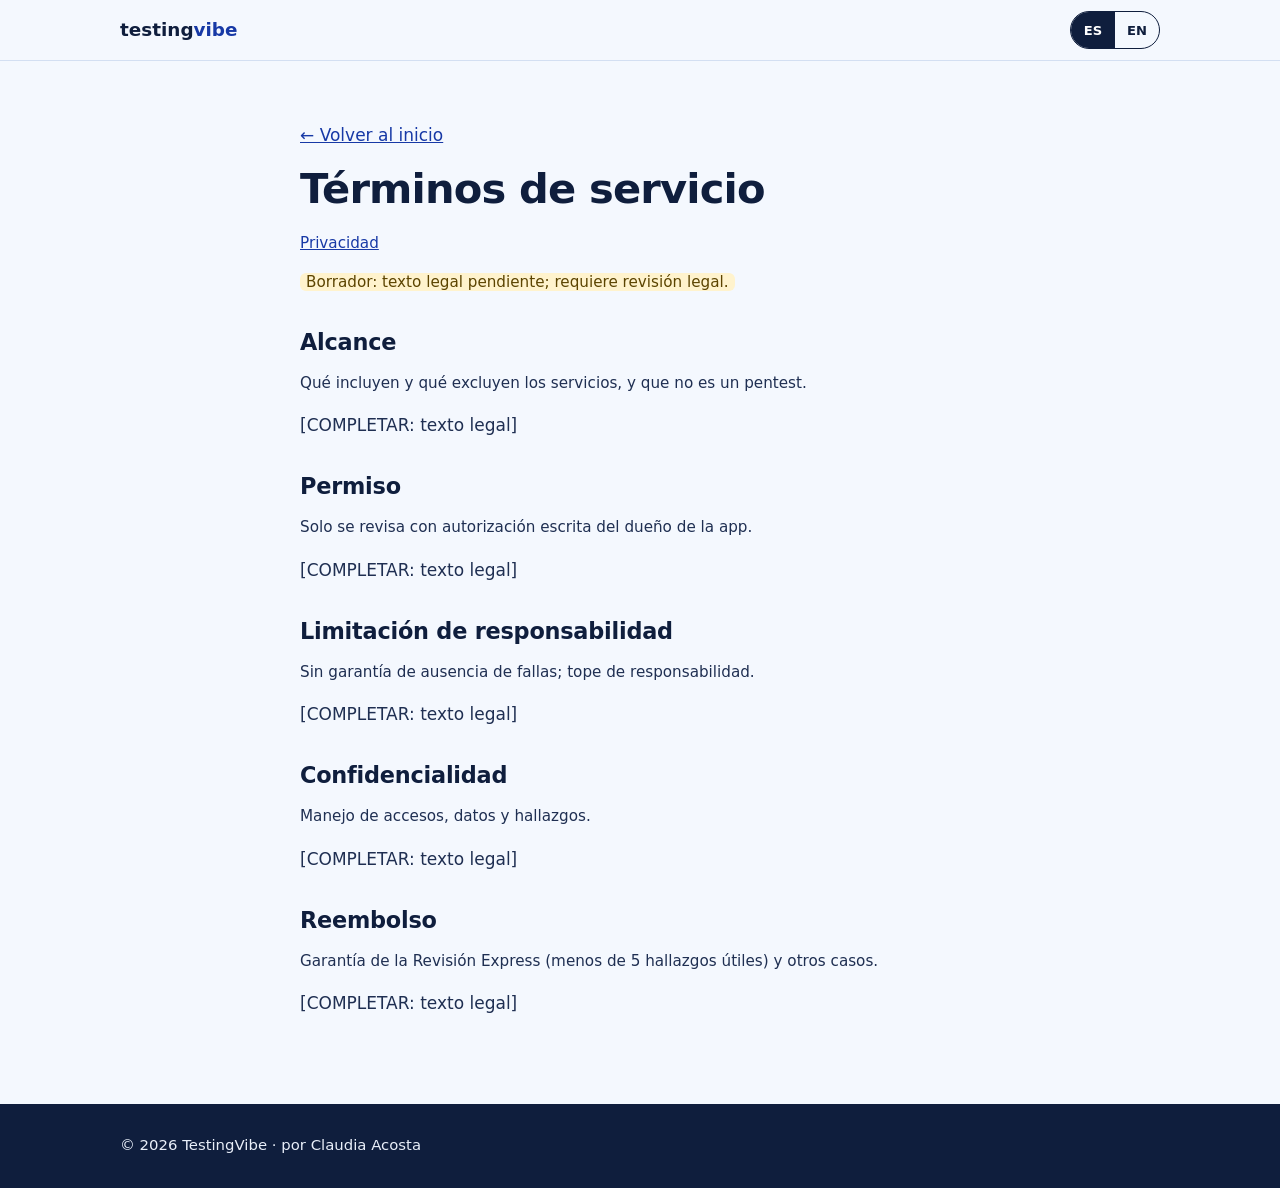
<file: terminos.html>
<!doctype html>
<html lang="es">
<head>
<meta charset="utf-8">
<meta name="viewport" content="width=device-width, initial-scale=1">
<title data-i18n="terms.title">Términos de servicio — TestingVibe</title>
<meta name="description" content="Términos de servicio de TestingVibe.">
<meta name="robots" content="noindex"><!-- [COMPLETAR] quitar noindex cuando el texto legal esté listo -->
<link rel="canonical" href="https://testingvibe.com/terminos.html">
<link rel="icon" href="/favicon.svg" type="image/svg+xml">
<link rel="stylesheet" href="/css/styles.css">
<script src="/js/config.js"></script>
<script src="/js/links.js"></script>
</head>
<body>
<header class="site-header">
  <div class="wrap bar">
    <a class="logo" href="/" aria-label="TestingVibe"><span>testing<b>vibe</b></span></a>
    <div class="lang" role="group" aria-label="Idioma" data-i18n-attr="aria-label:lang.label">
      <button type="button" data-lang="es" aria-pressed="true">ES</button>
      <button type="button" data-lang="en" aria-pressed="false">EN</button>
    </div>
  </div>
</header>
<main class="page">
  <div class="wrap prose">
    <p><a href="/" data-i18n="terms.back">← Volver al inicio</a></p>
    <h1 data-i18n="terms.h1">Términos de servicio</h1>
    <p class="byline"><a href="/privacidad.html" data-i18n="foot.privacy">Privacidad</a></p>
    <p class="byline"><span class="todo" data-i18n="terms.draft">Borrador: texto legal pendiente; requiere revisión legal.</span></p>

    <h2 id="alcance" data-i18n="terms.scope">Alcance</h2>
    <p class="byline" data-i18n="terms.scopeHint">Qué incluyen y qué excluyen los servicios, y que no es un pentest.</p>
    <p data-i18n="terms.todo">[COMPLETAR: texto legal]</p>

    <h2 id="permiso" data-i18n="terms.permission">Permiso</h2>
    <p class="byline" data-i18n="terms.permissionHint">Solo se revisa con autorización escrita del dueño de la app.</p>
    <p data-i18n="terms.todo">[COMPLETAR: texto legal]</p>

    <h2 id="responsabilidad" data-i18n="terms.liability">Limitación de responsabilidad</h2>
    <p class="byline" data-i18n="terms.liabilityHint">Sin garantía de ausencia de fallas; tope de responsabilidad.</p>
    <p data-i18n="terms.todo">[COMPLETAR: texto legal]</p>

    <h2 id="confidencialidad" data-i18n="terms.confidentiality">Confidencialidad</h2>
    <p class="byline" data-i18n="terms.confidentialityHint">Manejo de accesos, datos y hallazgos.</p>
    <p data-i18n="terms.todo">[COMPLETAR: texto legal]</p>

    <h2 id="reembolso" data-i18n="terms.refund">Reembolso</h2>
    <p class="byline" data-i18n="terms.refundHint">Garantía de la Revisión Express (menos de 5 hallazgos útiles) y otros casos.</p>
    <p data-i18n="terms.todo">[COMPLETAR: texto legal]</p>
  </div>
</main>
<footer class="site-footer"><div class="wrap foot"><p>© <span id="year">2026</span> TestingVibe · <span data-i18n="foot.by">por Claudia Acosta</span></p></div></footer>
<script src="/js/i18n.js" defer></script>
<script src="/js/main.js" defer></script>
</body>
</html>
</file>
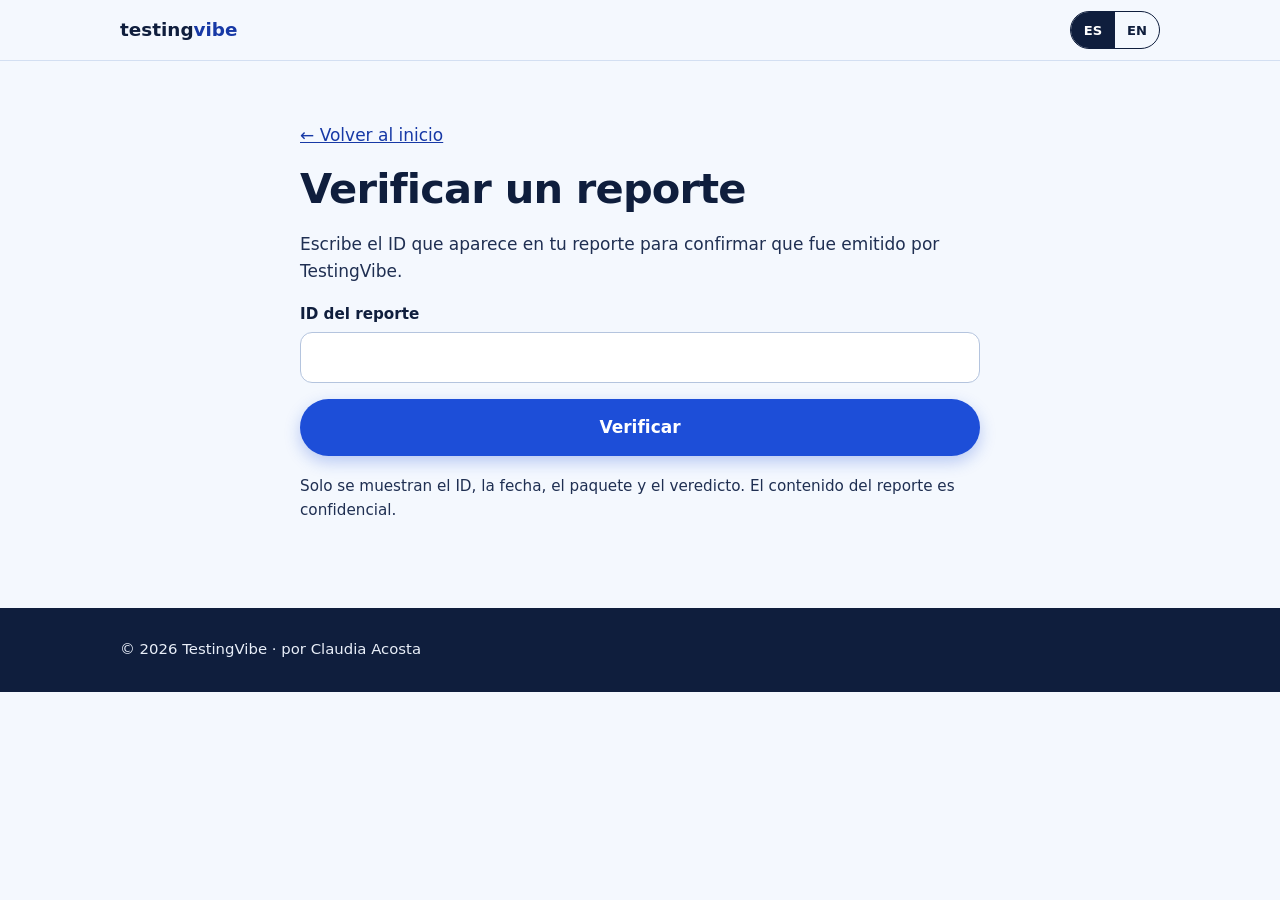
<file: verificar.html>
<!doctype html>
<html lang="es">
<head>
<meta charset="utf-8">
<meta name="viewport" content="width=device-width, initial-scale=1">
<title data-i18n="verify.title">Verificar un reporte — TestingVibe</title>
<meta name="description" content="Comprueba que un reporte fue emitido por TestingVibe usando su ID.">
<meta name="robots" content="noindex">
<link rel="canonical" href="https://testingvibe.com/verificar.html">
<link rel="icon" href="/favicon.svg" type="image/svg+xml">
<link rel="stylesheet" href="/css/styles.css">
<script src="/js/config.js"></script>
<script src="/js/links.js"></script>
</head>
<body>
<header class="site-header">
  <div class="wrap bar">
    <a class="logo" href="/" aria-label="TestingVibe"><span>testing<b>vibe</b></span></a>
    <div class="lang" role="group" aria-label="Idioma" data-i18n-attr="aria-label:lang.label">
      <button type="button" data-lang="es" aria-pressed="true">ES</button>
      <button type="button" data-lang="en" aria-pressed="false">EN</button>
    </div>
  </div>
</header>
<main class="page">
  <div class="wrap prose">
    <p><a href="/" data-i18n="terms.back">← Volver al inicio</a></p>
    <h1 data-i18n="verify.h1">Verificar un reporte</h1>
    <p data-i18n="verify.p">Escribe el ID que aparece en tu reporte para confirmar que fue emitido por TestingVibe.</p>
    <form id="verify-form" class="form" novalidate>
      <label><span data-i18n="verify.label">ID del reporte</span>
        <input id="rid" name="id" type="text" autocomplete="off" autocapitalize="characters" spellcheck="false" required></label>
      <button class="btn btn-primary" type="submit" data-i18n="verify.btn">Verificar</button>
    </form>
    <div id="verify-result" class="result" role="status" aria-live="polite"></div>
    <p class="byline" data-i18n="verify.note">Solo se muestran el ID, la fecha, el paquete y el veredicto. El contenido del reporte es confidencial.</p>
  </div>
</main>
<footer class="site-footer"><div class="wrap foot"><p>© <span id="year">2026</span> TestingVibe · <span data-i18n="foot.by">por Claudia Acosta</span></p></div></footer>
<script src="/js/i18n.js" defer></script>
<script src="/js/main.js" defer></script>
<script src="/js/verify.js" defer></script>
</body>
</html>
</file>
<file: css/styles.css>
:root{
  --bg:#f4f8fe; --bg-alt:#e6eefb; --surface:#ffffff; --ink:#0f1e3d; --muted:#4a5873;
  --accent:#1d4ed8; --accent-dark:#1739a6; --sun:#ffb84d; --teal:#17695f; --line:#d3dff2;
  --radius:18px; --shadow:0 8px 28px rgba(15,30,61,.10);
  --font:ui-rounded,"SF Pro Rounded","Segoe UI",system-ui,-apple-system,Roboto,"Helvetica Neue",Arial,sans-serif;
}
*{box-sizing:border-box}
html{scroll-behavior:smooth;scroll-padding-top:72px}
body{margin:0;background:var(--bg);color:var(--ink);font-family:var(--font);font-size:17px;line-height:1.6;-webkit-text-size-adjust:100%}
img{max-width:100%;height:auto}
a{color:var(--accent-dark)}
.wrap{width:100%;max-width:1080px;margin:0 auto;padding:0 20px}
.narrow{max-width:760px}
.skip{position:absolute;left:-999px;top:8px;background:var(--ink);color:#fff;padding:8px 14px;border-radius:8px;z-index:100}
.skip:focus{left:8px}
:focus-visible{outline:3px solid var(--teal);outline-offset:3px;border-radius:6px}

/* flags: ocultas por defecto, se muestran con clases puestas por config.js */
.flag{display:none!important}
.f-blog .flag-blog,.f-sample .flag-sample,.f-testimonials .flag-testimonials,.f-seal .flag-seal{display:revert!important}
.f-checklist .flag-checklist{display:flex!important}

/* header */
.site-header{position:sticky;top:0;z-index:20;background:rgba(244,248,254,.94);backdrop-filter:blur(8px);border-bottom:1px solid var(--line)}
.bar{display:flex;align-items:center;justify-content:space-between;gap:12px;min-height:60px}
.logo{display:flex;align-items:center;gap:8px;text-decoration:none;color:var(--ink);font-weight:600;font-size:1.15rem}
.logo b{color:var(--accent-dark)}
.nav{display:none;gap:22px}
.nav a{color:var(--ink);text-decoration:none;font-size:.95rem}
.nav a:hover{color:var(--accent-dark)}
.lang{display:flex;border:1.5px solid var(--ink);border-radius:999px;overflow:hidden}
.lang button{font:inherit;font-size:.82rem;font-weight:600;border:0;background:transparent;color:var(--ink);padding:6px 12px;min-width:44px;min-height:36px;cursor:pointer}
.lang button[aria-pressed="true"]{background:var(--ink);color:#fff}
@media(min-width:760px){.nav{display:flex}}

/* buttons */
.btn{display:inline-flex;align-items:center;justify-content:center;font:inherit;font-weight:600;text-decoration:none;text-align:center;padding:13px 24px;min-height:48px;border-radius:999px;border:2px solid transparent;cursor:pointer;transition:transform .15s,background .15s}
.btn:hover{transform:translateY(-1px)}
.btn-primary{background:var(--accent);color:#fff;box-shadow:0 6px 16px rgba(29,78,216,.28)}
.btn-primary:hover{background:var(--accent-dark)}
.btn-ghost{background:transparent;color:var(--ink);border-color:var(--ink)}
.btn-ghost:hover{background:var(--ink);color:#fff}
.link{font-weight:600}

/* hero */
.hero{padding:44px 0 52px;background:radial-gradient(900px 380px at 85% -10%,#cfe0fb 0,transparent 70%),var(--bg)}
.hero-grid{display:grid;gap:32px}
.eyebrow{margin:0 0 12px;font-size:.88rem;font-weight:600;letter-spacing:.04em;color:var(--teal);text-transform:uppercase}
h1{font-size:clamp(2rem,6.4vw,3.4rem);line-height:1.12;margin:0 0 18px;letter-spacing:-.02em}
h1 em{display:block;font-style:normal;color:var(--accent-dark);margin-top:6px}
.lead{font-size:1.15rem;color:var(--muted);max-width:56ch;margin:0 0 26px}
.cta-row{display:flex;flex-wrap:wrap;gap:12px}
.hero-points{list-style:none;margin:0;padding:22px;background:var(--surface);border-radius:var(--radius);box-shadow:var(--shadow);display:grid;gap:14px;align-self:center}
.hero-points li{padding-left:34px;position:relative}
.hero-points li::before{content:"";position:absolute;left:0;top:3px;width:22px;height:22px;border-radius:50%;background:var(--sun) url("data:image/svg+xml,%3Csvg xmlns='http://www.w3.org/2000/svg' viewBox='0 0 24 24'%3E%3Cpath d='M6 12.5l4 4 8-9' fill='none' stroke='%230f1e3d' stroke-width='3' stroke-linecap='round' stroke-linejoin='round'/%3E%3C/svg%3E") center/16px no-repeat}
@media(min-width:860px){.hero{padding:72px 0 80px}.hero-grid{grid-template-columns:1.25fr .75fr;gap:48px}}

/* sections */
.section{padding:60px 0}
.section.alt{background:var(--bg-alt)}
h2{font-size:clamp(1.55rem,4.4vw,2.2rem);line-height:1.2;margin:0 0 10px;letter-spacing:-.01em}
h3{margin:0 0 6px;font-size:1.2rem}
.sub{color:var(--muted);margin:0 0 30px;max-width:62ch}
.note{color:var(--muted);font-size:.95rem;margin-top:26px;max-width:70ch}
.casos{display:grid;gap:18px}
.casos+.note,.casos~.note{margin-top:14px}
.caso{background:var(--surface);border-radius:var(--radius);padding:22px;box-shadow:var(--shadow)}
.caso-top{display:flex;flex-wrap:wrap;align-items:baseline;justify-content:space-between;gap:6px 12px;margin-bottom:12px}
.caso-sitio{margin:0;font-size:1.1rem;overflow-wrap:anywhere}
.caso-paquete{font-size:.85rem;font-weight:600;color:var(--muted)}
.caso-datos{display:flex;flex-wrap:wrap;gap:8px 20px;margin:0 0 12px}
.caso-datos div{display:flex;flex-direction:column}
.caso-datos dt{font-size:.78rem;font-weight:600;color:var(--muted);text-transform:uppercase;letter-spacing:.04em}
.caso-datos dd{margin:0;font-size:1.15rem;font-weight:700}
.caso-estado{display:inline-block;margin:0 0 12px;background:var(--bg-alt);border-radius:999px;padding:4px 14px;font-size:.92rem;font-weight:700}
.caso-frase{margin:0 0 8px}
.caso-fecha{margin:0;font-size:.85rem;color:var(--muted)}
@media(min-width:820px){.casos{grid-template-columns:repeat(3,1fr)}}

.stats{display:grid;gap:18px}
.stat{margin:0;background:var(--surface);border-radius:var(--radius);padding:24px;box-shadow:var(--shadow)}
.num{margin:0 0 8px;font-size:2.6rem;font-weight:700;line-height:1;color:var(--accent-dark)}
.stat figcaption{color:var(--ink);font-size:.98rem}
.stat figcaption a{display:block;margin-top:10px;font-weight:600}
@media(min-width:820px){.stats{grid-template-columns:repeat(3,1fr)}}

.steps{list-style:none;margin:28px 0 0;padding:0;display:grid;gap:18px}
.steps li{background:var(--surface);border-radius:var(--radius);padding:24px;box-shadow:var(--shadow)}
.steps p{margin:0;color:var(--muted)}
.n{display:inline-grid;place-items:center;width:38px;height:38px;border-radius:50%;background:var(--sun);font-weight:700;margin-bottom:10px}
@media(min-width:820px){.steps{grid-template-columns:repeat(3,1fr)}}

.cards{display:grid;gap:20px}
.card{background:var(--surface);border:2px solid transparent;border-radius:var(--radius);padding:26px;box-shadow:var(--shadow);display:flex;flex-direction:column;margin:0}
.card.featured{border-color:var(--accent)}
.card ul{margin:14px 0 18px;padding-left:20px;flex:1}
.card li{margin-bottom:6px}
.badge{align-self:flex-start;margin:0 0 10px;background:var(--accent);color:#fff;font-size:.78rem;font-weight:700;padding:4px 12px;border-radius:999px;text-transform:uppercase;letter-spacing:.04em}
.badge.muted{background:var(--teal)}
.price{margin:4px 0 0}
.price span{font-size:2.4rem;font-weight:700}
.price small{color:var(--muted);font-size:.9rem}
.guarantee{background:#e7f4f1;border-radius:12px;padding:10px 14px;font-size:.95rem;margin:0 0 18px}
.launch{margin:16px 0 4px;font-size:.93rem;color:var(--muted)}
.card .link{text-align:center}
.sample{text-align:center;margin-top:30px}
blockquote.card{font-style:italic}
@media(min-width:900px){.cards{grid-template-columns:repeat(3,1fr)}}

.about{display:grid;gap:26px;align-items:center}
.about img{width:200px;height:200px;object-fit:cover;border-radius:50%;border:6px solid var(--sun);box-shadow:var(--shadow)}
.facts{padding-left:20px}
@media(min-width:760px){.about{grid-template-columns:280px 1fr;gap:44px}.about img{width:280px;height:280px}}

details{background:var(--surface);border-radius:14px;margin-bottom:12px;padding:0 20px;box-shadow:0 2px 10px rgba(15,30,61,.07)}
summary{cursor:pointer;font-weight:600;padding:16px 0;min-height:48px}
details p{margin:0 0 16px;color:var(--muted)}

.form{display:grid;gap:16px;margin-top:8px}
.form label{display:grid;gap:6px;font-weight:600;font-size:.95rem}
.form input,.form textarea,.form select{font:inherit;font-weight:400;padding:12px 14px;border:1.5px solid #b4c4de;border-radius:12px;background:#fff;color:var(--ink);width:100%}
.form .check{display:flex;gap:12px;align-items:flex-start;font-weight:400}
.form .check input{width:22px;height:22px;margin-top:3px;flex:none}
.hp{position:absolute;left:-9999px;height:0;opacity:0}
.status{margin:0;font-weight:600;min-height:1.5em}
.status.ok{color:var(--teal)}
.status.err{color:var(--accent-dark)}

.site-footer{background:var(--ink);color:#e9eff9;padding:30px 0;font-size:.93rem}
.site-footer a{color:#bcd3fb}
.foot{display:grid;gap:6px}
.foot p{margin:0}

/* páginas de texto (términos, blog) */
.page{padding:44px 0 70px}
.page h1{font-size:clamp(1.8rem,5vw,2.6rem)}
.page h2{margin-top:34px;font-size:1.4rem}
.prose{max-width:720px}
.prose p,.prose li{color:#1f2f52}
.byline{color:var(--muted);font-size:.95rem}
.post-list{list-style:none;padding:0;display:grid;gap:16px}
.post-list li{background:var(--surface);border-radius:var(--radius);padding:22px;box-shadow:var(--shadow)}
.post-list h2{margin:0 0 4px;font-size:1.25rem}
.todo{background:#fff3cd;border-radius:6px;padding:0 6px}

@media(prefers-reduced-motion:reduce){*{scroll-behavior:auto!important;transition:none!important}}

/* v2 */
.price s{color:var(--muted);font-size:1.1rem;margin-left:4px}
.card .btn-ghost{margin-top:auto}
.card .launch{margin:8px 0 0}
.todo{background:#fff3cd;border-radius:6px;padding:0 6px;color:#5c4400}
.grid2{display:grid;gap:18px;margin-bottom:8px}
.launch{display:inline-block;align-self:flex-start;margin:-4px 0 12px;padding:2px 12px;border-radius:999px;background:#e3f3ef;color:#0f5a51;font-size:.82rem;font-weight:700}
.advisory h2{margin-top:0}
.advisory .adv-lead{font-size:1.1rem;color:var(--ink);font-weight:600}
.advisory-list{margin:0 0 22px;padding-left:22px}
.advisory-list li{margin-bottom:6px}
.panel{background:var(--surface);border-radius:var(--radius);padding:24px;box-shadow:var(--shadow)}
.panel p{color:var(--muted);margin:0 0 14px}
.sect-h{margin:40px 0 12px;font-size:1.35rem}
.chips{list-style:none;margin:8px 0 0;padding:0;display:flex;flex-wrap:wrap;gap:8px}
.chips li{background:var(--bg-alt);border-radius:999px;padding:5px 14px;font-size:.92rem;font-weight:600}
.table-wrap{overflow-x:auto}
.fw{width:100%;border-collapse:collapse;background:var(--surface);border-radius:var(--radius);overflow:hidden;box-shadow:var(--shadow)}
.fw th,.fw td{text-align:left;padding:12px 16px;border-bottom:1px solid var(--line)}
.fw th{background:var(--bg-alt);font-size:.9rem}
.center{text-align:center}
.center .sub{margin-left:auto;margin-right:auto}
.result{margin:18px 0;padding:0}
.result.ok,.result.err{padding:16px 20px;border-radius:14px;font-weight:600}
.result.ok{background:#e7f4f1}
.result.err{background:#fde8e2;color:#b2341a}
.result dl{margin:8px 0 0;display:grid;grid-template-columns:auto 1fr;gap:4px 16px;font-weight:400}
.result dt{font-weight:600}.result dd{margin:0}
@media(min-width:820px){.grid2{grid-template-columns:repeat(2,1fr)}}

.cases{margin:28px auto 0;max-width:62ch;text-align:center;font-size:.95rem;color:var(--muted)}
.cases .alt{font-weight:400}
.fine{margin:10px 0 0;font-size:.85rem;text-align:center}
</file>
